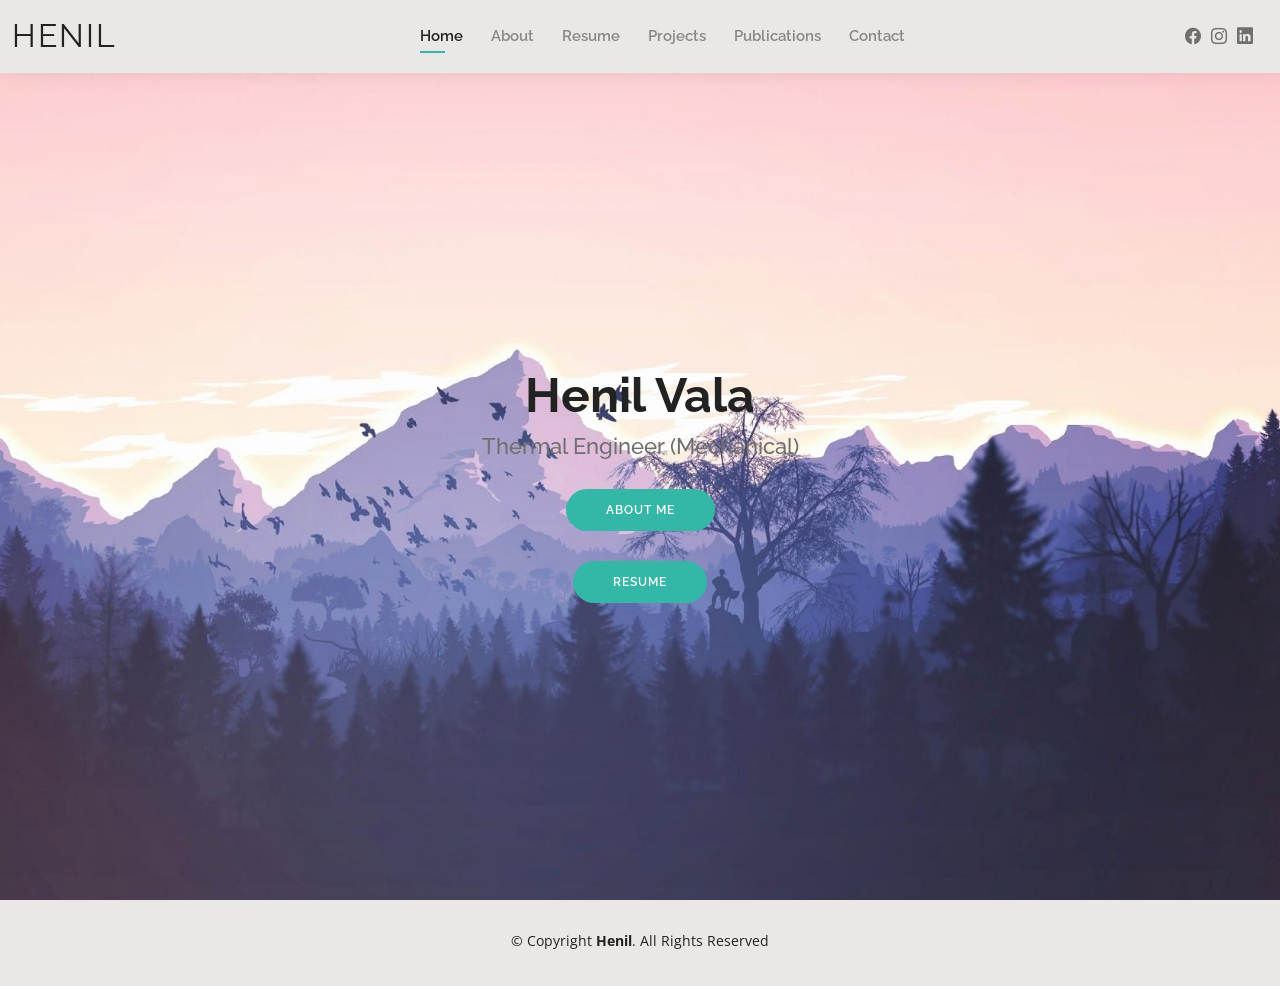
<file: index.html>
<!DOCTYPE html>
<html lang="en">

<head>
  <meta charset="utf-8">
  <meta content="width=device-width, initial-scale=1.0" name="viewport">
    
<meta prefix="og: http://ogp.me/ns#" property="og:locale" content="en_US" /> 
<meta prefix="og: http://ogp.me/ns#" property="og:type" content="website" /> 
<meta prefix="og: http://ogp.me/ns#" property="og:title" content="Title" /> 
<meta prefix="og: http://ogp.me/ns#" property="og:description" content="Description" /> 
<meta prefix="og: http://ogp.me/ns#" property="og:url" content="https://henil97.github.io/vala/" /> 
<meta prefix="og: http://ogp.me/ns#" property="og:site_name" content="Henil's website" />  
<meta prefix="og: http://ogp.me/ns#" property="og:image" content="assets/img/hv_photo.JPG" />


  <title>Henil's Website</title>
  <meta content="" name="description">
  <meta content="" name="keywords">

  <!-- Favicons -->
  <link href="assets/img/favicon.png" rel="icon">
  <link href="assets/img/apple-touch-icon.png" rel="apple-touch-icon">

  <!-- Google Fonts -->
  <link href="https://fonts.googleapis.com/css?family=Open+Sans:300,300i,400,400i,600,600i,700,700i|Raleway:300,300i,400,400i,500,500i,600,600i,700,700i|Poppins:300,300i,400,400i,500,500i,600,600i,700,700i" rel="stylesheet">

  <!-- Vendor CSS Files -->
  <link href="assets/vendor/aos/aos.css" rel="stylesheet">
  <link href="assets/vendor/bootstrap/css/bootstrap.min.css" rel="stylesheet">
  <link href="assets/vendor/bootstrap-icons/bootstrap-icons.css" rel="stylesheet">
  <link href="assets/vendor/boxicons/css/boxicons.min.css" rel="stylesheet">
  <link href="assets/vendor/glightbox/css/glightbox.min.css" rel="stylesheet">
  <link href="assets/vendor/swiper/swiper-bundle.min.css" rel="stylesheet">

  <!-- Template Main CSS File -->
  <link href="assets/css/style.css" rel="stylesheet">

  <!-- =======================================================
  * Template Name: Henil
  * Template URL: https://bootstrapmade.com/kelly-free-bootstrap-cv-resume-html-template/
  * Author: BootstrapMade.com
  * License: https://bootstrapmade.com/license/
  ======================================================== -->
</head>

<body>

  <!-- ======= Header ======= -->
  <header id="header" class="fixed-top">
    <div class="container-fluid d-flex justify-content-between align-items-center">

      <h1 class="logo me-auto me-lg-0"><a href="index.html">Henil</a></h1>
      <!-- Uncomment below if you prefer to use an image logo -->
      <!-- <a href="index.html" class="logo"><img src="assets/img/logo.png" alt="" class="img-fluid"></a>-->

     <nav id="navbar" class="navbar order-last order-lg-0">
        <ul>
          <li><a class="active"href="index.html">Home</a></li>
          <li><a  href="about.html">About</a></li>
          <li><a href="resume.html">Resume</a></li>
          <li><a href="services.html">Projects</a></li>
          <li><a href="portfolio.html">Publications</a></li>
          <li><a href="contact.html">Contact</a></li>
        </ul>
        <i class="bi bi-list mobile-nav-toggle"></i>
      </nav><!-- .navbar -->

      <div class="header-social-links">
    
        <a href="http://www.facebook.com/henil.vala/" class="facebook"><i class="bi bi-facebook"></i></a>
        <a href="https://www.instagram.com/henil_24_/" class="instagram"><i class="bi bi-instagram"></i></a>
        <a href="http://www.linkedin.com/in/henil-24/" class="linkedin"><i class="bi bi-linkedin"></i></i></a>
      </div>

    </div>

  </header><!-- End Header -->

  <!-- ======= Hero Section ======= -->
  <section id="hero" class="d-flex align-items-center">
    <div class="container d-flex flex-column align-items-center" data-aos="zoom-in" data-aos-delay="100">
      <h1>Henil Vala</h1>
      <h2> Thermal Engineer (Mechanical)</h2>
      <a href="about.html" class="btn-about">About Me</a>
      <a href="resume.html" class="btn-about">Resume</a>
    </div>
  </section><!-- End Hero -->

  <!-- ======= Footer ======= -->
  <footer id="footer">
    <div class="container">
      <div class="copyright">
        &copy; Copyright <strong><span>Henil</span></strong>. All Rights Reserved
      </div>
      <div class="credits">
        <!-- All the links in the footer should remain intact. -->
        <!-- You can delete the links only if you purchased the pro version. -->
        <!-- Licensing information: https://bootstrapmade.com/license/ -->
        <!-- Purchase the pro version with working PHP/AJAX contact form: https://bootstrapmade.com/kelly-free-bootstrap-cv-resume-html-template/ -->
        <!--Designed by <a href="https://bootstrapmade.com/">BootstrapMade</a>
      </div>
    </div>
  </footer><!-- End  Footer -->

  <div id="preloader"></div>
  <a href="#" class="back-to-top d-flex align-items-center justify-content-center"><i class="bi bi-arrow-up-short"></i></a>

  <!-- Vendor JS Files -->
  <script src="assets/vendor/aos/aos.js"></script>
  <script src="assets/vendor/bootstrap/js/bootstrap.bundle.min.js"></script>
  <script src="assets/vendor/glightbox/js/glightbox.min.js"></script>
  <script src="assets/vendor/isotope-layout/isotope.pkgd.min.js"></script>
  <script src="assets/vendor/php-email-form/validate.js"></script>
  <script src="assets/vendor/purecounter/purecounter.js"></script>
  <script src="assets/vendor/swiper/swiper-bundle.min.js"></script>
  <script src="assets/vendor/waypoints/noframework.waypoints.js"></script>

  <!-- Template Main JS File -->
  <script src="assets/js/main.js"></script>

</body>

</html>
</file>
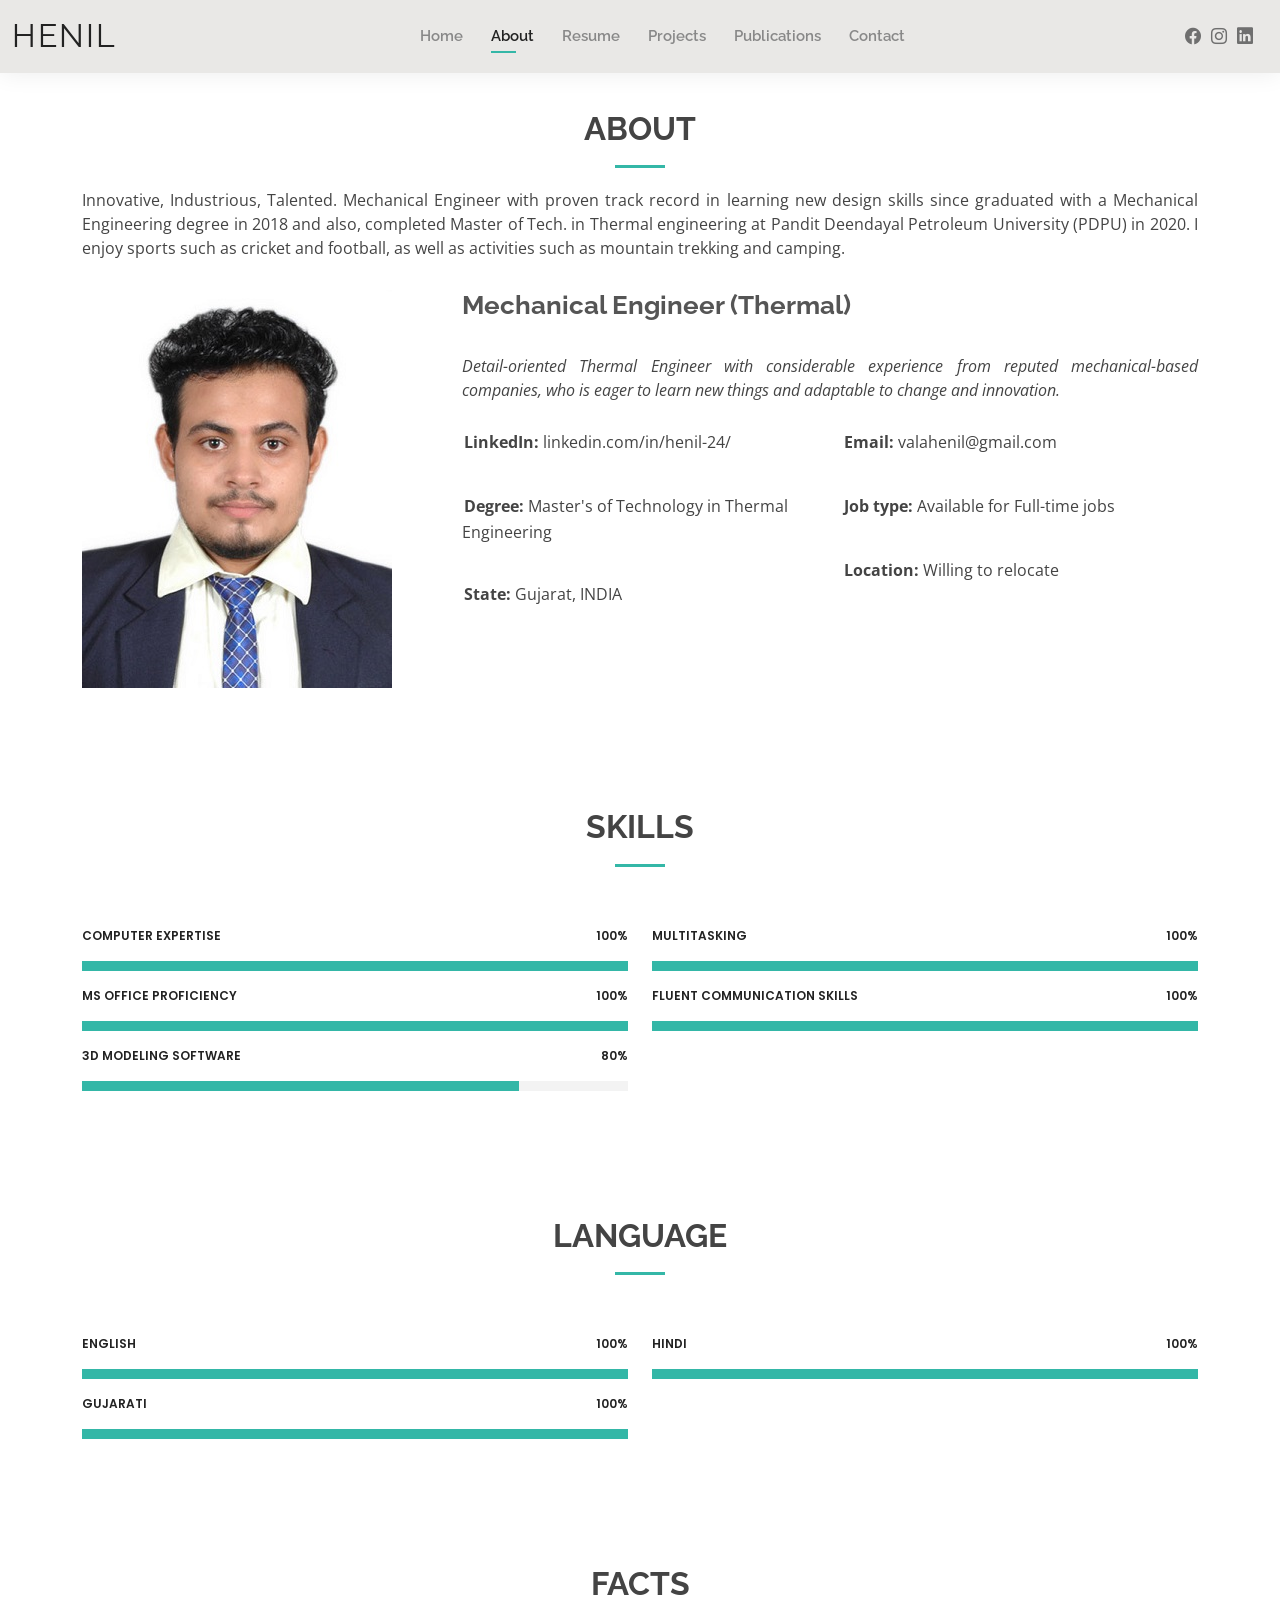
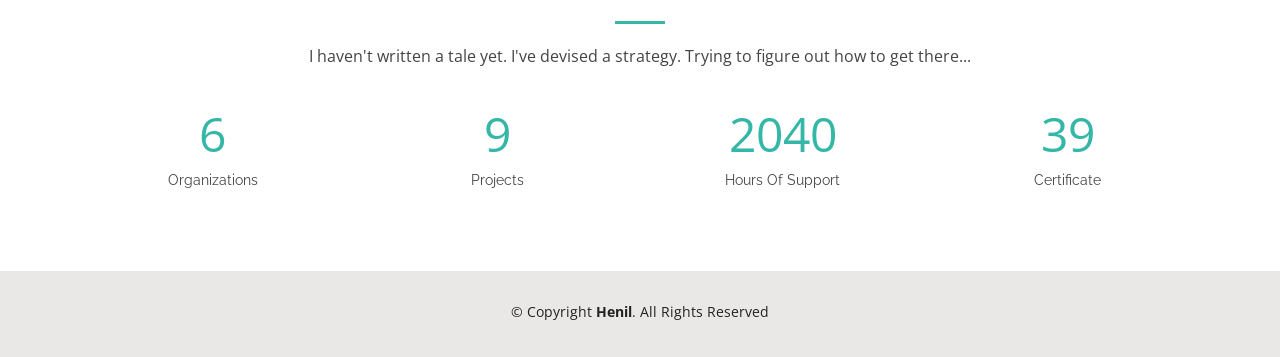
<file: about.html>
<!DOCTYPE html>
<html lang="en">

<head>
    
    <!-- Global site tag (gtag.js) - Google Analytics -->
<script async src="https://www.googletagmanager.com/gtag/js?id=G-K3W40N27LS"></script>
<script>
  window.dataLayer = window.dataLayer || [];
  function gtag(){dataLayer.push(arguments);}
  gtag('js', new Date());

  gtag('config', 'G-K3W40N27LS');
</script>
    
    
    
  <meta charset="utf-8">
  <meta content="width=device-width, initial-scale=1.0" name="viewport">
    
    
<meta prefix="og: http://ogp.me/ns#" property="og:locale" content="en_US" /> 
<meta prefix="og: http://ogp.me/ns#" property="og:type" content="website" /> 
<meta prefix="og: http://ogp.me/ns#" property="og:title" content="Title" /> 
<meta prefix="og: http://ogp.me/ns#" property="og:description" content="Description" /> 
<meta prefix="og: http://ogp.me/ns#" property="og:url" content="https://henil97.github.io/vala/" /> 
<meta prefix="og: http://ogp.me/ns#" property="og:site_name" content="Henil's website" />  
<meta prefix="og: http://ogp.me/ns#" property="og:image" content="assets/img/hv_photo.JPG" />

  <title>About - Henil Website</title>
  <meta content="" name="description">
  <meta content="" name="keywords">

  <!-- Favicons -->
  <link href="assets/img/favicon.png" rel="icon">
  <link href="assets/img/apple-touch-icon.png" rel="apple-touch-icon">

  <!-- Google Fonts -->
  <link href="https://fonts.googleapis.com/css?family=Open+Sans:300,300i,400,400i,600,600i,700,700i|Raleway:300,300i,400,400i,500,500i,600,600i,700,700i|Poppins:300,300i,400,400i,500,500i,600,600i,700,700i" rel="stylesheet">

  <!-- Vendor CSS Files -->
  <link href="assets/vendor/aos/aos.css" rel="stylesheet">
  <link href="assets/vendor/bootstrap/css/bootstrap.min.css" rel="stylesheet">
  <link href="assets/vendor/bootstrap-icons/bootstrap-icons.css" rel="stylesheet">
  <link href="assets/vendor/boxicons/css/boxicons.min.css" rel="stylesheet">
  <link href="assets/vendor/glightbox/css/glightbox.min.css" rel="stylesheet">
  <link href="assets/vendor/swiper/swiper-bundle.min.css" rel="stylesheet">

  <!-- Template Main CSS File -->
  <link href="assets/css/style.css" rel="stylesheet">

  <!-- =======================================================
  * Template Name: Henil website
  * Template URL: https://bootstrapmade.com/kelly-free-bootstrap-cv-resume-html-template/
  * Author: BootstrapMade.com
  * License: https://bootstrapmade.com/license/
  ======================================================== -->
</head>

<body>

  <!-- ======= Header ======= -->
  <header id="header" class="fixed-top">
    <div class="container-fluid d-flex justify-content-between align-items-center">

      <h1 class="logo me-auto me-lg-0"><a href="index.html">Henil</a></h1>
      <!-- Uncomment below if you prefer to use an image logo -->
      <!-- <a href="index.html" class="logo"><img src="assets/img/logo.png" alt="" class="img-fluid"></a>-->

      <nav id="navbar" class="navbar order-last order-lg-0">
        <ul>
          <li><a href="index.html">Home</a></li>
          <li><a class="active" href="about.html">About</a></li>
          <li><a href="resume.html">Resume</a></li>
          <li><a href="services.html">Projects</a></li>
          <li><a href="portfolio.html">Publications</a></li>
          <li><a href="contact.html">Contact</a></li>
        </ul>
        <i class="bi bi-list mobile-nav-toggle"></i>
      </nav><!-- .navbar -->

      <div class="header-social-links">
      
        <a href="http://www.facebook.com/henil.vala/" class="facebook"><i class="bi bi-facebook"></i></a>
        <a href="https://www.instagram.com/henil_24_/" class="instagram"><i class="bi bi-instagram"></i></a>
        <a href="http://www.linkedin.com/in/henil-24/" class="linkedin"><i class="bi bi-linkedin"></i></i></a>
        </div>

    </div>

  </header><!-- End Header -->

  <main id="main">

    <!-- ======= About Section ======= -->
    <section id="about" class="about">
      <div class="container" data-aos="fade-up">

        <div class="section-title">
          <h2>About</h2>
            
            <div align="justify">
          <p>Innovative, Industrious, Talented. Mechanical Engineer with proven track record in learning new design skills since graduated with a Mechanical Engineering degree in 2018 and also, completed Master of Tech. in Thermal engineering at Pandit Deendayal Petroleum University (PDPU) in 2020. I enjoy sports such as cricket and football, as well as activities such as mountain trekking and camping.</p>
            </div>
        </div>

        <div class="row">
          <div class="col-lg-4">
            <img src="assets/img/hv_photo.JPG" class="img-fluid" alt="">
          </div>
          <div class="col-lg-8 pt-4 pt-lg-0 content">
            <h3>Mechanical Engineer (Thermal)</h3><br>
              <div align="justify">
            <p class="fst-italic">
                Detail-oriented Thermal Engineer with considerable experience from reputed mechanical-based companies, who is eager to learn new things and adaptable to change and innovation.
            </p>
              </div>
            <div class="row">
              <div class="col-lg-6"><br>
                <ul>
                  <li><i class="bi bi-rounded-right"></i> <strong>LinkedIn: </strong> linkedin.com/in/henil-24/</li> 
                  
                   <br> <li><i class="bi bi-rounded-right"></i> <strong>Degree:</strong> Master's of Technology in Thermal Engineering</li>
                      
                <br>  <li><i class="bi bi-rounded-right"></i> <strong>State:</strong> Gujarat, INDIA </li>
                                 
                </ul>
              </div>
              <div class="col-lg-6">
                <ul><br>
                   <li><i class="bi bi-rounded-right"></i> <strong>Email:</strong> valahenil@gmail.com</li>
                <br><li><i class="bi bi-rounded-right"></i> <strong>Job type:</strong> Available for Full-time jobs</li>
                <br><li><i class="bi bi-rounded-right"></i> <strong>Location:</strong> Willing to relocate</li> 
                </ul>
              </div>
            </div>
            <p>
              
            </p>
          </div>

      </div>
    </section><!-- End About Section -->

    <!-- ======= Skills Section ======= -->
    <section id="skills" class="skills">
      <div class="container" data-aos="fade-up">

        <div class="section-title">
          <h2>Skills</h2>
          <p></p>
        </div>

        <div class="row skills-content">

          <div class="col-lg-6">

            <div class="progress">
              <span class="skill">Computer Expertise <i class="val">100%</i></span>
              <div class="progress-bar-wrap">
                <div class="progress-bar" role="progressbar" aria-valuenow="100" aria-valuemin="0" aria-valuemax="100"></div>
              </div>
            </div>

            <div class="progress">
              <span class="skill">MS Office Proficiency <i class="val">100%</i></span>
              <div class="progress-bar-wrap">
                <div class="progress-bar" role="progressbar" aria-valuenow="100" aria-valuemin="0" aria-valuemax="100"></div>
              </div>
            </div>

            <div class="progress">
              <span class="skill">3D Modeling software <i class="val">80%</i></span>
              <div class="progress-bar-wrap">
                <div class="progress-bar" role="progressbar" aria-valuenow="80" aria-valuemin="0" aria-valuemax="100"></div>
              </div>
            </div>

          </div>

          <div class="col-lg-6">

            <div class="progress">
              <span class="skill">Multitasking <i class="val">100%</i></span>
              <div class="progress-bar-wrap">
                <div class="progress-bar" role="progressbar" aria-valuenow="100" aria-valuemin="0" aria-valuemax="100"></div>
              </div>
            </div>

            <div class="progress">
              <span class="skill">Fluent Communication Skills <i class="val">100%</i></span>
              <div class="progress-bar-wrap">
                <div class="progress-bar" role="progressbar" aria-valuenow="100" aria-valuemin="0" aria-valuemax="100"></div>
              </div>
            </div>

            
          </div>

        </div>

      </div>
    </section><!-- End Skills Section -->
      
      
      
      <!-- ======= Skills Section ======= -->
    <section id="skills" class="skills">
      <div class="container" data-aos="fade-up">

        <div class="section-title">
          <h2>Language</h2>
          <p></p>
        </div>

        <div class="row skills-content">

          <div class="col-lg-6">

            <div class="progress">
              <span class="skill">English <i class="val">100%</i></span>
              <div class="progress-bar-wrap">
                <div class="progress-bar" role="progressbar" aria-valuenow="100" aria-valuemin="0" aria-valuemax="100"></div>
              </div>
            </div>
            


            <div class="progress">
              <span class="skill">Gujarati <i class="val">100%</i></span>
              <div class="progress-bar-wrap">
                <div class="progress-bar" role="progressbar" aria-valuenow="100" aria-valuemin="0" aria-valuemax="100"></div>
              </div>
            </div>
                </div>
  
          <div class="col-lg-6">
            <div class="progress">
              <span class="skill">Hindi <i class="val">100%</i></span>
              <div class="progress-bar-wrap">
                <div class="progress-bar" role="progressbar" aria-valuenow="100" aria-valuemin="0" aria-valuemax="100"></div>
              </div>
            </div>

                     
          </div>

        </div>

      </div>
    </section><!-- End Skills Section -->
   
    <!-- ======= Facts Section ======= -->
    <section id="facts" class="facts">
      <div class="container" data-aos="fade-up">

        <div class="section-title">
          <h2>Facts</h2>
          <p>I haven't written a tale yet. I've devised a strategy. Trying to figure out how to get there...</p>
        </div>

        <div class="row counters">

          <div class="col-lg-3 col-6 text-center">
            <span data-purecounter-start="0" data-purecounter-end="6" data-purecounter-duration="1" class="purecounter"></span>
            <p>Organizations</p>
          </div>

          <div class="col-lg-3 col-6 text-center">
            <span data-purecounter-start="0" data-purecounter-end="9" data-purecounter-duration="1" class="purecounter"></span>
            <p>Projects</p>
          </div>

          <div class="col-lg-3 col-6 text-center">
            <span data-purecounter-start="0" data-purecounter-end="5100" data-purecounter-duration="1" class="purecounter"></span>
            <p>Hours Of Support</p>
          </div>

          <div class="col-lg-3 col-6 text-center">
            <span data-purecounter-start="0" data-purecounter-end="48" data-purecounter-duration="1" class="purecounter"></span>
            <p>Certificate</p>
          </div>

        </div>

      </div>
    </section><!-- End Facts Section -->

  <!--  <!-- ======= Testimonials Section ======= -->
    <!-- <section id="testimonials" class="testimonials">
      <div class="container" data-aos="fade-up">

        <div class="section-title">
          <h2>Testimonials</h2>
          <p>Magnam dolores commodi suscipit. Necessitatibus eius consequatur ex aliquid fuga eum quidem. Sit sint consectetur velit. Quisquam quos quisquam cupiditate. Et nemo qui impedit suscipit alias ea. Quia fugiat sit in iste officiis commodi quidem hic quas.</p>
        </div>

        <div class="testimonials-slider swiper-container" data-aos="fade-up" data-aos-delay="100">
          <div class="swiper-wrapper">

            <div class="swiper-slide">
              <div class="testimonial-item">
                <img src="assets/img/testimonials/testimonials-1.jpg" class="testimonial-img" alt="">
                <h3>Saul Goodman</h3>
                <h4>Ceo &amp; Founder</h4>
                <p>
                  <i class="bx bxs-quote-alt-left quote-icon-left"></i>
                  Proin iaculis purus consequat sem cure digni ssim donec porttitora entum suscipit rhoncus. Accusantium quam, ultricies eget id, aliquam eget nibh et. Maecen aliquam, risus at semper.
                  <i class="bx bxs-quote-alt-right quote-icon-right"></i>
                </p>
              </div>
            </div><!-- End testimonial item -->

            <!--<div class="swiper-slide">
              <div class="testimonial-item">
                <img src="assets/img/testimonials/testimonials-2.jpg" class="testimonial-img" alt="">
                <h3>Sara Wilsson</h3>
                <h4>Designer</h4>
                <p>
                  <i class="bx bxs-quote-alt-left quote-icon-left"></i>
                  Export tempor illum tamen malis malis eram quae irure esse labore quem cillum quid cillum eram malis quorum velit fore eram velit sunt aliqua noster fugiat irure amet legam anim culpa.
                  <i class="bx bxs-quote-alt-right quote-icon-right"></i>
                </p>
              </div>
            </div><!-- End testimonial item -->

            <!--<div class="swiper-slide">
              <div class="testimonial-item">
                <img src="assets/img/testimonials/testimonials-3.jpg" class="testimonial-img" alt="">
                <h3>Jena Karlis</h3>
                <h4>Store Owner</h4>
                <p>
                  <i class="bx bxs-quote-alt-left quote-icon-left"></i>
                  Enim nisi quem export duis labore cillum quae magna enim sint quorum nulla quem veniam duis minim tempor labore quem eram duis noster aute amet eram fore quis sint minim.
                  <i class="bx bxs-quote-alt-right quote-icon-right"></i>
                </p>
              </div>
            </div><!-- End testimonial item -->
<!--
            <div class="swiper-slide">
              <div class="testimonial-item">
                <img src="assets/img/testimonials/testimonials-4.jpg" class="testimonial-img" alt="">
                <h3>Matt Brandon</h3>
                <h4>Freelancer</h4>
                <p>
                  <i class="bx bxs-quote-alt-left quote-icon-left"></i>
                  Fugiat enim eram quae cillum dolore dolor amet nulla culpa multos export minim fugiat minim velit minim dolor enim duis veniam ipsum anim magna sunt elit fore quem dolore labore illum veniam.
                  <i class="bx bxs-quote-alt-right quote-icon-right"></i>
                </p>
              </div>
            </div><!-- End testimonial item -->

          <!--  <div class="swiper-slide">
              <div class="testimonial-item">
                <img src="assets/img/testimonials/testimonials-5.jpg" class="testimonial-img" alt="">
                <h3>John Larson</h3>
                <h4>Entrepreneur</h4>
                <p>
                  <i class="bx bxs-quote-alt-left quote-icon-left"></i>
                  Quis quorum aliqua sint quem legam fore sunt eram irure aliqua veniam tempor noster veniam enim culpa labore duis sunt culpa nulla illum cillum fugiat legam esse veniam culpa fore nisi cillum quid.
                  <i class="bx bxs-quote-alt-right quote-icon-right"></i>
                </p>
              </div>
            </div><!-- End testimonial item -->

         <!-- </div>
          <div class="swiper-pagination"></div>
        </div>

      </div>
    </section><!-- End Testimonials Section -->

  </main><!-- End #main -->

  <!-- ======= Footer ======= -->
  <footer id="footer">
    <div class="container">
      <div class="copyright">
        &copy; Copyright <strong><span>Henil</span></strong>. All Rights Reserved
      </div>
      <div class="credits">
        <!-- All the links in the footer should remain intact. -->
        <!-- You can delete the links only if you purchased the pro version. -->
        <!-- Licensing information: https://bootstrapmade.com/license/ -->
        <!-- Purchase the pro version with working PHP/AJAX contact form: https://bootstrapmade.com/kelly-free-bootstrap-cv-resume-html-template/ -->
        <!--Designed by <a href="https://bootstrapmade.com/">BootstrapMade</a>
      </div>
    </div>
  </footer><!-- End  Footer -->

  <div id="preloader"></div>
  <a href="#" class="back-to-top d-flex align-items-center justify-content-center"><i class="bi bi-arrow-up-short"></i></a>

  <!-- Vendor JS Files -->
  <script src="assets/vendor/aos/aos.js"></script>
  <script src="assets/vendor/bootstrap/js/bootstrap.bundle.min.js"></script>
  <script src="assets/vendor/glightbox/js/glightbox.min.js"></script>
  <script src="assets/vendor/isotope-layout/isotope.pkgd.min.js"></script>
  <script src="assets/vendor/php-email-form/validate.js"></script>
  <script src="assets/vendor/purecounter/purecounter.js"></script>
  <script src="assets/vendor/swiper/swiper-bundle.min.js"></script>
  <script src="assets/vendor/waypoints/noframework.waypoints.js"></script>

  <!-- Template Main JS File -->
  <script src="assets/js/main.js"></script>

</body>

</html>
</file>
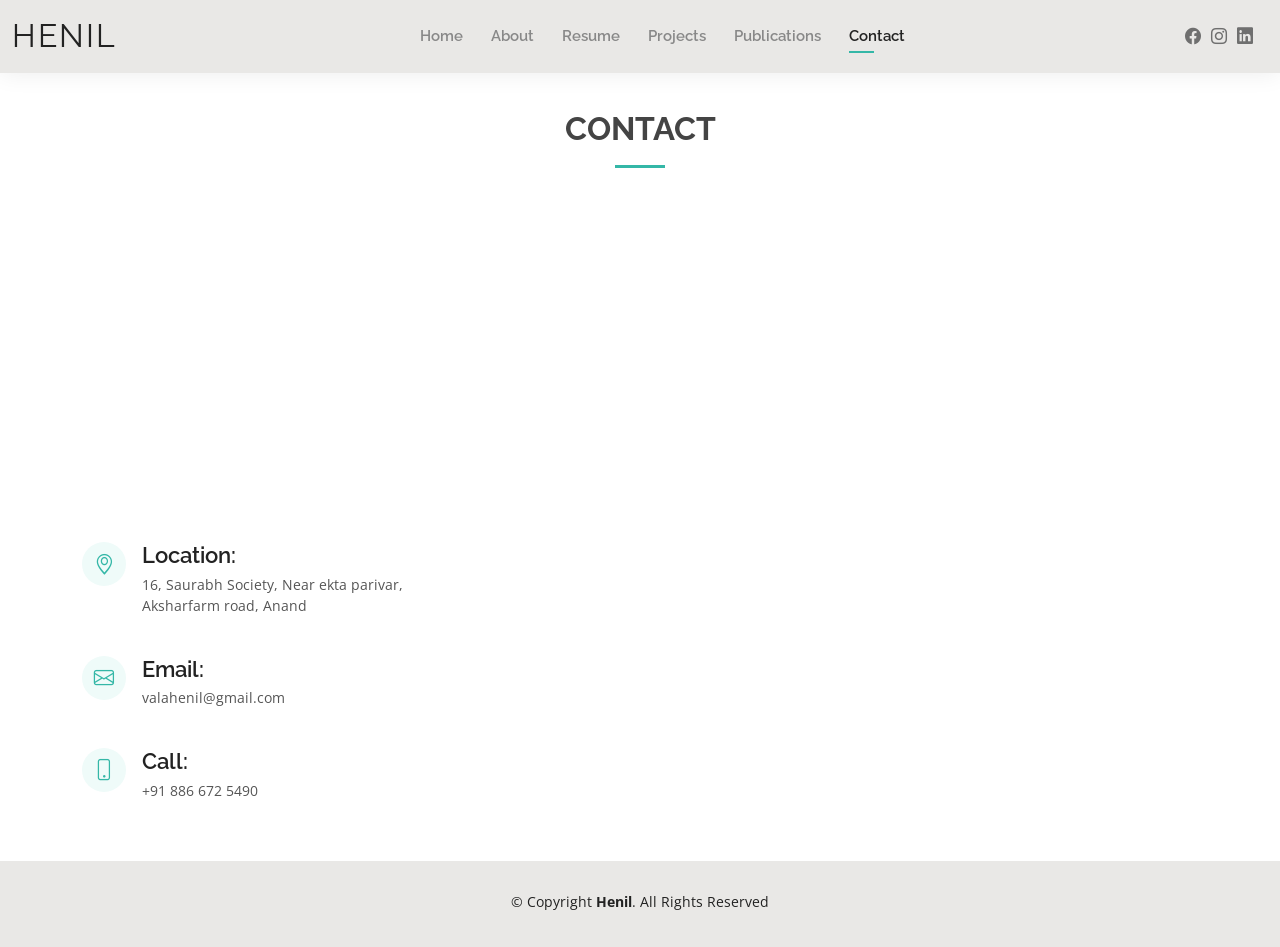
<file: contact.html>
<!DOCTYPE html>
<html lang="en">

<head>
  <meta charset="utf-8">
  <meta content="width=device-width, initial-scale=1.0" name="viewport">

  <title>Contact - Henil</title>
  <meta content="" name="description">
  <meta content="" name="keywords">

  <!-- Favicons -->
  <link href="assets/img/favicon.png" rel="icon">
  <link href="assets/img/apple-touch-icon.png" rel="apple-touch-icon">

  <!-- Google Fonts -->
  <link href="https://fonts.googleapis.com/css?family=Open+Sans:300,300i,400,400i,600,600i,700,700i|Raleway:300,300i,400,400i,500,500i,600,600i,700,700i|Poppins:300,300i,400,400i,500,500i,600,600i,700,700i" rel="stylesheet">

  <!-- Vendor CSS Files -->
  <link href="assets/vendor/aos/aos.css" rel="stylesheet">
  <link href="assets/vendor/bootstrap/css/bootstrap.min.css" rel="stylesheet">
  <link href="assets/vendor/bootstrap-icons/bootstrap-icons.css" rel="stylesheet">
  <link href="assets/vendor/boxicons/css/boxicons.min.css" rel="stylesheet">
  <link href="assets/vendor/glightbox/css/glightbox.min.css" rel="stylesheet">
  <link href="assets/vendor/swiper/swiper-bundle.min.css" rel="stylesheet">

  <!-- Template Main CSS File -->
  <link href="assets/css/style.css" rel="stylesheet">

  <!-- =======================================================
  * Template Name: Henil
  * Template URL: https://bootstrapmade.com/kelly-free-bootstrap-cv-resume-html-template/
  * Author: BootstrapMade.com
  * License: https://bootstrapmade.com/license/
  ======================================================== -->
</head>

<body>

  <!-- ======= Header ======= -->
  <header id="header" class="fixed-top">
    <div class="container-fluid d-flex justify-content-between align-items-center">

      <h1 class="logo me-auto me-lg-0"><a href="index.html">henil</a></h1>
      <!-- Uncomment below if you prefer to use an image logo -->
      <!-- <a href="index.html" class="logo"><img src="assets/img/logo.png" alt="" class="img-fluid"></a>-->

      <nav id="navbar" class="navbar order-last order-lg-0">
        <ul>
          <li><a href="index.html">Home</a></li>
          <li><a href="about.html">About</a></li>
          <li><a href="resume.html">Resume</a></li>
          <li><a href="services.html">Projects</a></li>
          <li><a href="portfolio.html">Publications</a></li>
          <li><a class="active" href="contact.html">Contact</a></li>
        </ul>
        <i class="bi bi-list mobile-nav-toggle"></i>
      </nav><!-- .navbar -->

      <div class="header-social-links">
       <a href="http://www.facebook.com/henil.vala/" class="facebook"><i class="bi bi-facebook"></i></a>
        <a href="https://www.instagram.com/henil_24_/" class="instagram"><i class="bi bi-instagram"></i></a>
        <a href="http://www.linkedin.com/in/henil-24/" class="linkedin"><i class="bi bi-linkedin"></i></a>
      </div>

    </div>

  </header><!-- End Header -->

  <main id="main">

    <!-- ======= Contact Section ======= -->
     <section id="contact" class="contact">
      <div class="container" data-aos="fade-up">

        <div class="section-title">
          <h2>Contact</h2>
          <p>
            </p>
        </div>

        <div>
      
            
            <iframe src="https://www.google.com/maps/embed?pb=!1m14!1m12!1m3!1d3684.7851731914243!2d72.94245396918681!3d22.54971881143544!2m3!1f0!2f0!3f0!3m2!1i1024!2i768!4f13.1!5e0!3m2!1sen!2sin!4v1629734121820!5m2!1sen!2sin" width="100%" height="270px" style="border:0;" allowfullscreen="" loading="lazy"></iframe>
        </div>

        <div class="row mt-5">

          <div class="col-lg-4">
            <div class="info">
              <div class="address">
                <i class="bi bi-geo-alt"></i>
              <h4>Location:</h4>
                <p>16, Saurabh Society, Near ekta parivar, Aksharfarm road, Anand</p>
             

              <div class="email">
                <i class="bi bi-envelope"></i>
                <h4>Email:</h4>
                <p>valahenil@gmail.com</p>
              </div>

              <div class="phone">
                <i class="bi bi-phone"></i>
                <h4>Call:</h4>
                <p>+91 886 672 5490</p>
              </div>

            </div>

          </div>
            </div>
        

         <!-- <div class="col-lg-8 mt-5 mt-lg-0">

            <form action="forms/contact.php" method="post" role="form" class="php-email-form">
              <div class="row">
                <div class="col-md-6 form-group">
                  <input type="text" name="name" class="form-control" id="name" placeholder="Your Name" required>
                </div>
                <div class="col-md-6 form-group mt-3 mt-md-0">
                  <input type="email" class="form-control" name="email" id="email" placeholder="Your Email" required>
                </div>
              </div>
              <div class="form-group mt-3">
                <input type="text" class="form-control" name="subject" id="subject" placeholder="Subject" required>
              </div>
              <div class="form-group mt-3">
                <textarea class="form-control" name="message" rows="5" placeholder="Message" required></textarea>
              </div>
              <div class="my-3">
                <div class="loading">Loading</div>
                <div class="error-message"></div>
                <div class="sent-message">Your message has been sent. Thank you!</div>
              </div>
              <div class="text-center"><button type="submit">Send Message</button></div>
            </form>

          </div>

        </div>

      </div>
    </section><!-- End Contact Section -->

  </main><!-- End #main -->

  <!-- ======= Footer ======= -->
  <footer id="footer">
    <div class="container">
      <div class="copyright">
        &copy; Copyright <strong><span>Henil</span></strong>. All Rights Reserved
      </div>
      <div class="credits">
        <!-- All the links in the footer should remain intact. -->
        <!-- You can delete the links only if you purchased the pro version. -->
        <!-- Licensing information: https://bootstrapmade.com/license/ -->
        <!-- Purchase the pro version with working PHP/AJAX contact form: https://bootstrapmade.com/kelly-free-bootstrap-cv-resume-html-template/ -->
        <!--Designed by <a href="https://bootstrapmade.com/">BootstrapMade</a>
      </div>
    </div>
  </footer><!-- End  Footer -->

  <div id="preloader"></div>
  <a href="#" class="back-to-top d-flex align-items-center justify-content-center"><i class="bi bi-arrow-up-short"></i></a>

  <!-- Vendor JS Files -->
  <script src="assets/vendor/aos/aos.js"></script>
  <script src="assets/vendor/bootstrap/js/bootstrap.bundle.min.js"></script>
  <script src="assets/vendor/glightbox/js/glightbox.min.js"></script>
  <script src="assets/vendor/isotope-layout/isotope.pkgd.min.js"></script>
  <script src="assets/vendor/php-email-form/validate.js"></script>
  <script src="assets/vendor/purecounter/purecounter.js"></script>
  <script src="assets/vendor/swiper/swiper-bundle.min.js"></script>
  <script src="assets/vendor/waypoints/noframework.waypoints.js"></script>

  <!-- Template Main JS File -->
  <script src="assets/js/main.js"></script>

</body>

</html>
</file>
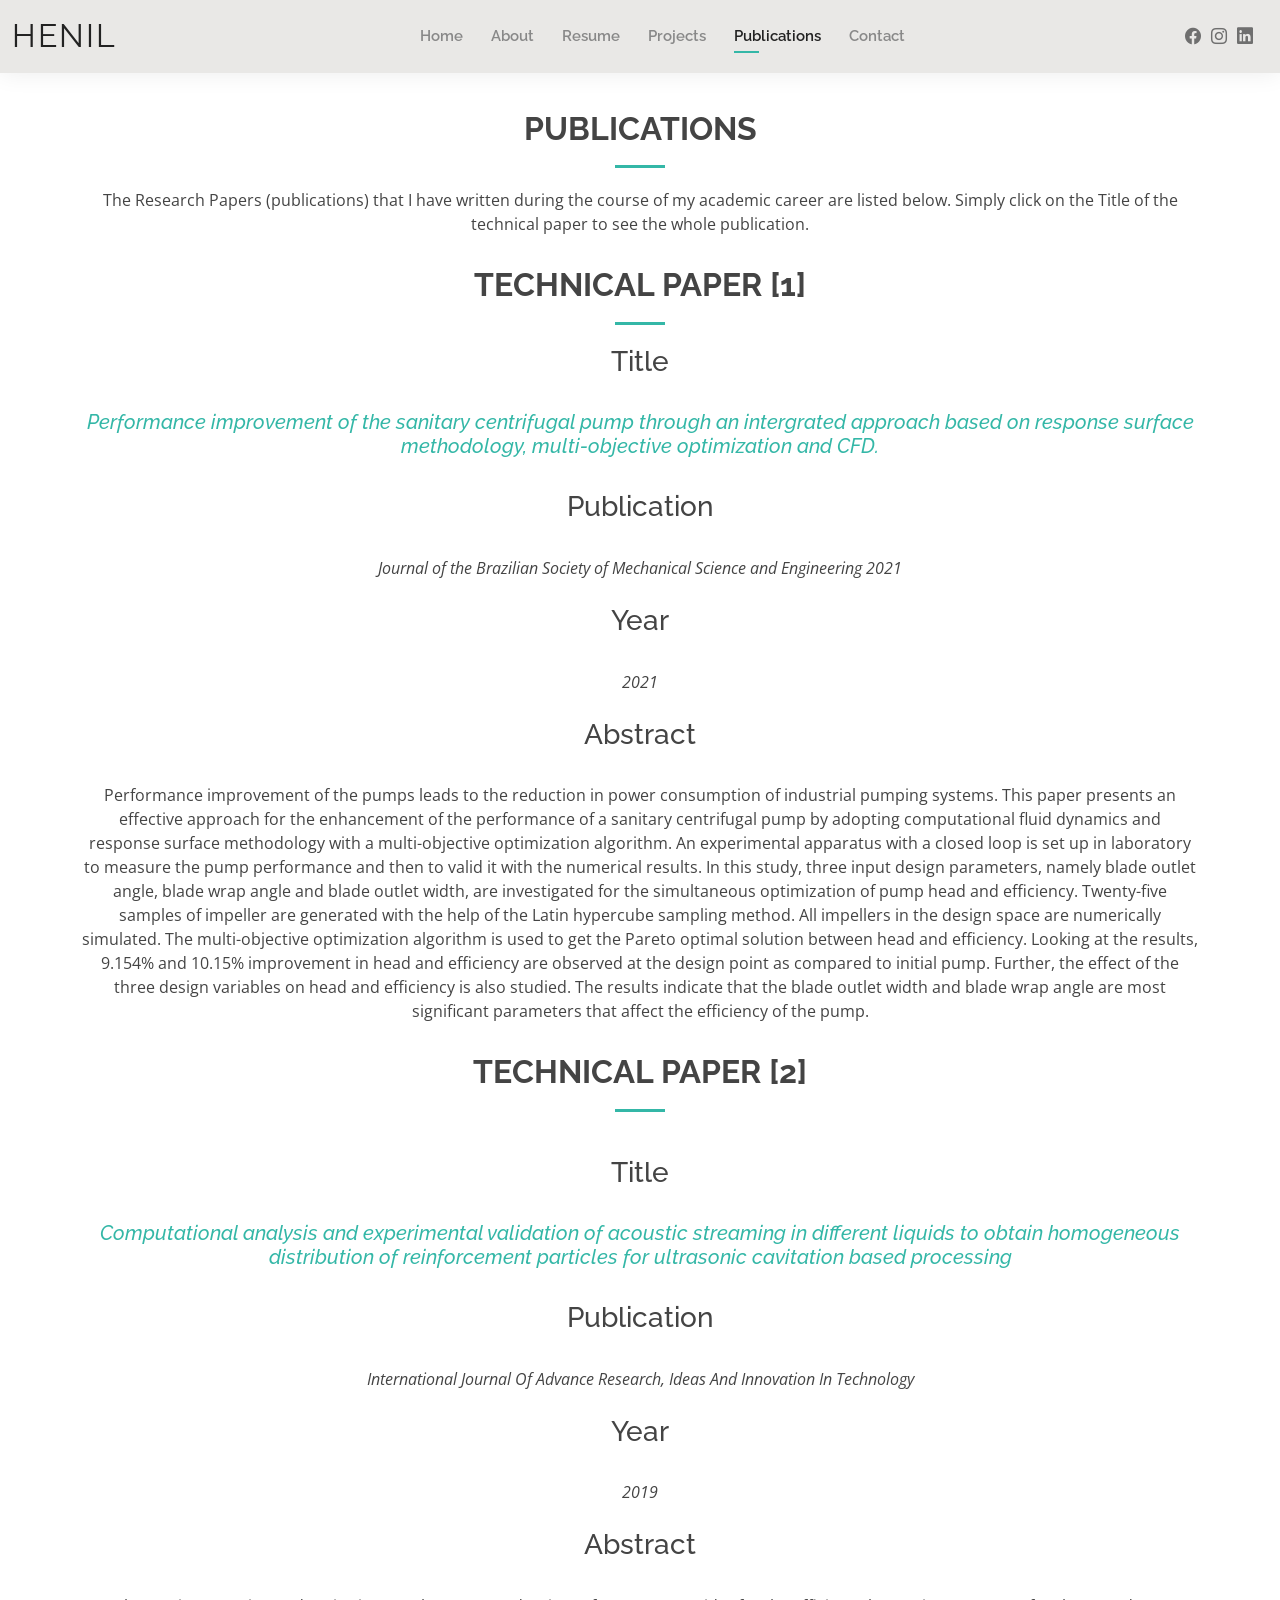
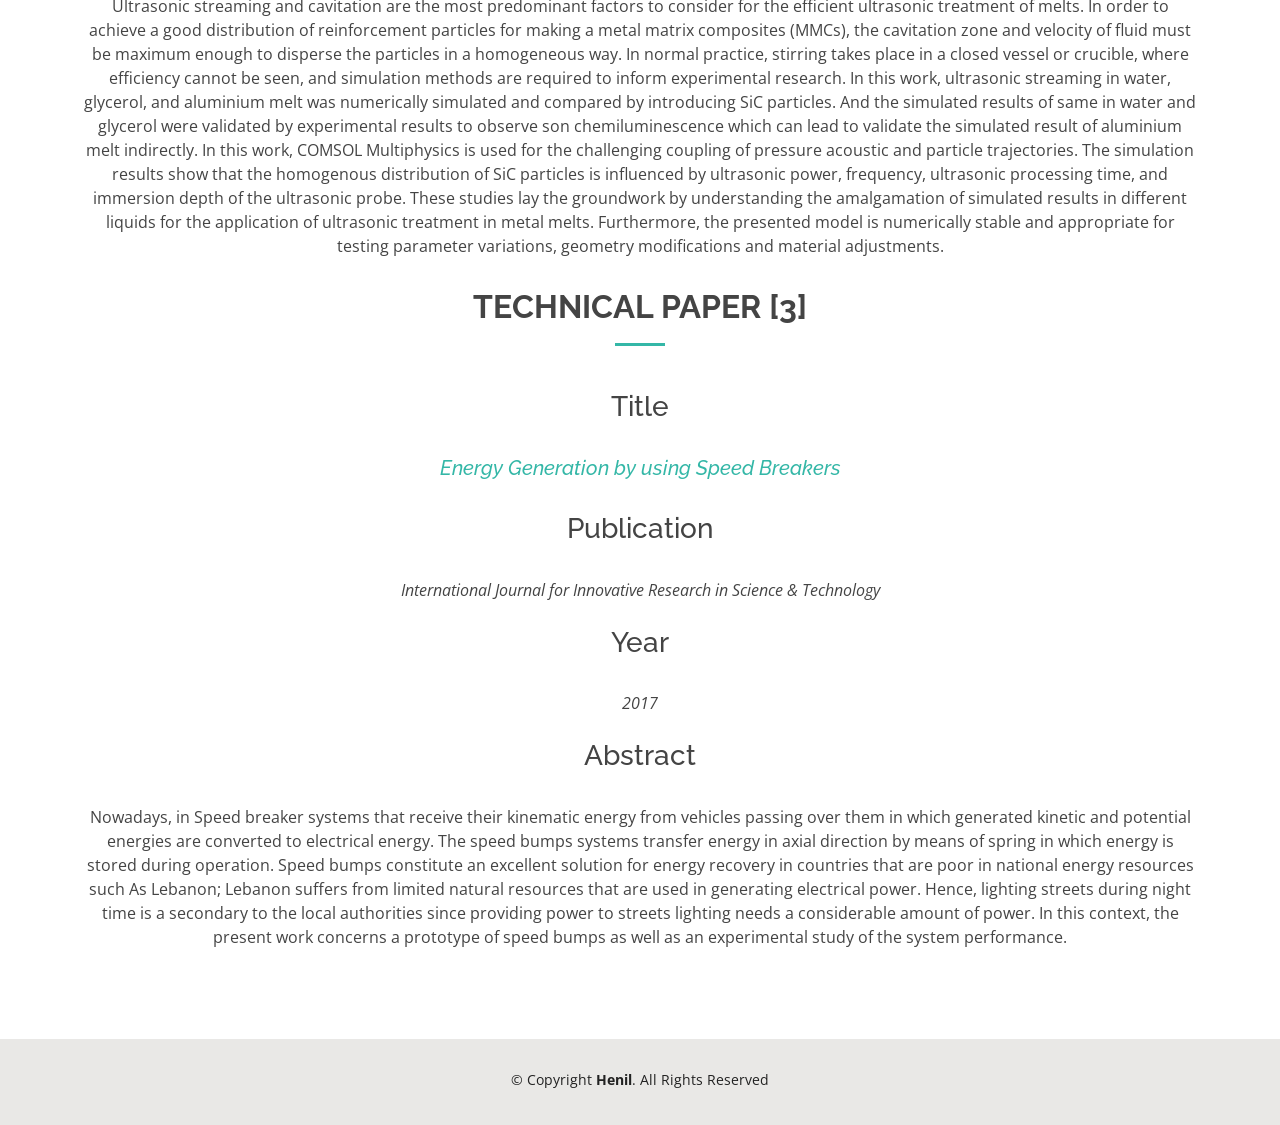
<file: portfolio.html>
<!DOCTYPE html>
<html lang="en">

<head>
  <meta charset="utf-8">
  <meta content="width=device-width, initial-scale=1.0" name="viewport">

  <title>Henil</title>
  <meta content="" name="description">
  <meta content="" name="keywords">

  <!-- Favicons -->
  <link href="assets/img/favicon.png" rel="icon">
  <link href="assets/img/apple-touch-icon.png" rel="apple-touch-icon">

  <!-- Google Fonts -->
  <link href="https://fonts.googleapis.com/css?family=Open+Sans:300,300i,400,400i,600,600i,700,700i|Raleway:300,300i,400,400i,500,500i,600,600i,700,700i|Poppins:300,300i,400,400i,500,500i,600,600i,700,700i" rel="stylesheet">

  <!-- Vendor CSS Files -->
  <link href="assets/vendor/aos/aos.css" rel="stylesheet">
  <link href="assets/vendor/bootstrap/css/bootstrap.min.css" rel="stylesheet">
  <link href="assets/vendor/bootstrap-icons/bootstrap-icons.css" rel="stylesheet">
  <link href="assets/vendor/boxicons/css/boxicons.min.css" rel="stylesheet">
  <link href="assets/vendor/glightbox/css/glightbox.min.css" rel="stylesheet">
  <link href="assets/vendor/swiper/swiper-bundle.min.css" rel="stylesheet">

  <!-- Template Main CSS File -->
  <link href="assets/css/style.css" rel="stylesheet">

  <!-- =======================================================
  * Template Name: Henil
  * Template URL: https://bootstrapmade.com/kelly-free-bootstrap-cv-resume-html-template/
  * Author: BootstrapMade.com
  * License: https://bootstrapmade.com/license/
  ======================================================== -->
</head>

<body>

  <!-- ======= Header ======= -->
  <header id="header" class="fixed-top">
    <div class="container-fluid d-flex justify-content-between align-items-center">

      <h1 class="logo me-auto me-lg-0"><a href="index.html">Henil</a></h1>
      <!-- Uncomment below if you prefer to use an image logo -->
      <!-- <a href="index.html" class="logo"><img src="assets/img/logo.png" alt="" class="img-fluid"></a>-->

      <nav id="navbar" class="navbar order-last order-lg-0">
        <ul>
          <li><a href="index.html">Home</a></li>
          <li><a href="about.html">About</a></li>
          <li><a href="resume.html">Resume</a></li>
          <li><a href="services.html">Projects</a></li>
          <li><a class="active" href="portfolio.html">Publications</a></li>
          <li><a href="contact.html">Contact</a></li>
        </ul>
        <i class="bi bi-list mobile-nav-toggle"></i>
      </nav><!-- .navbar -->

      <div class="header-social-links">
          <a href="http://www.facebook.com/henil.vala/" class="facebook"><i class="bi bi-facebook"></i></a>
        <a href="https://www.instagram.com/henil_24_/" class="instagram"><i class="bi bi-instagram"></i></a>
        <a href="http://www.linkedin.com/in/henil-24/" class="linkedin"><i class="bi bi-linkedin"></i></a>
      </div>

    </div>

  </header><!-- End Header -->

  <main id="main">

    <!-- ======= Portfolio Section ======= -->
    <section id="portfolio" class="portfolio">
      <div class="container" data-aos="fade-up">

        <div class="section-title">
          <h2>Publications</h2>
          <p>The Research Papers (publications) that I have written during the course of my academic career are listed below. Simply click on the Title of the technical paper to see the whole publication.</p>
        </div>

        <div class="section-title">
          <h2>Technical Paper [1]</h2>
          
          <div class="row">
           <div class="col-lg-0">
            <h3 class="resume-title">Title</h3>
            <div class="resume-item pb-0">
              <h4></h4>
                
                <div align="justify">
                    
            <h5> <p style="text-align:center;"><br><em><a href="https://link.springer.com/article/10.1007/s40430-020-02753-0/">Performance improvement of the sanitary centrifugal pump through an intergrated approach based on response surface methodology, multi-objective optimization and CFD.</a></em></p></h5>
            
                </div></div>
              </div>
</div>
         <br>
            <h3 class="resume-title">Publication</h3>
            <div class="resume-item">
<div align="justify">
              <p style="text-align:center;" ><br><em>Journal of the Brazilian Society of Mechanical Science and Engineering 2021</em></p>
                </div>
                </div>
            <br>
            <h3 class="resume-title">Year</h3>
            <div class="resume-item">

              <p style="text-align:center;" ><br><em>2021</em></p>
            
                </div>
                
             <div class="col-lg-0"><br>
            <h3 class="resume-title">Abstract</h3>
            <div class="resume-item pb-0">
              <h4></h4>
                
                <div align="justify">
                    
             <p style="text-align:center;"><br>
                 Performance improvement of the pumps leads to the reduction in power consumption of industrial pumping systems. This paper presents an effective approach for the enhancement of the performance of a sanitary centrifugal pump by adopting computational fluid dynamics and response surface methodology with a multi-objective optimization algorithm. An experimental apparatus with a closed loop is set up in laboratory to measure the pump performance and then to valid it with the numerical results. In this study, three input design parameters, namely blade outlet angle, blade wrap angle and blade outlet width, are investigated for the simultaneous optimization of pump head and efficiency. Twenty-five samples of impeller are generated with the help of the Latin hypercube sampling method. All impellers in the design space are numerically simulated. The multi-objective optimization algorithm is used to get the Pareto optimal solution between head and efficiency. Looking at the results, 9.154% and 10.15% improvement in head and efficiency are observed at the design point as compared to initial pump. Further, the effect of the three design variables on head and efficiency is also studied. The results indicate that the blade outlet width and blade wrap angle are most significant parameters that affect the efficiency of the pump.</p>
              
                </div>
                </div>
              </div>
            
            
</div>
          
          
          
            <div class="section-title">
          <h2>Technical Paper [2]</h2>
          
          <div class="row">
           <div class="col-lg-0">
               <br>
            <h3 class="resume-title">Title</h3>
            <div class="resume-item pb-0">
              <h4></h4>
                
                <div align="justify">
                    
                    <h5> <p style="text-align:center;"><br><em><a href="https://www.ijariit.com/manuscript/computational-analysis-and-experimental-validation-of-acoustic-streaming-in-different-liquids-to-obtain-homogeneous-distribution-of-reinforcement-particles-for-ultrasonic-cavitation-based-processing/">Computational analysis and experimental validation of acoustic streaming in different liquids to obtain homogeneous distribution of reinforcement particles for ultrasonic cavitation based processing</a></em></p></h5>
              
                </div></div>
              </div>
</div>
                <br>
            <h3 class="resume-title">Publication</h3>
            <div class="resume-item">
<div align="justify">
              <p style="text-align:center;" ><br><em>International Journal Of Advance Research, Ideas And Innovation In Technology </em></p>
                </div>
                </div>
                <br>
              <h3 class="resume-title">Year</h3>
            <div class="resume-item">

              <p style="text-align:center;" ><br><em>2019</em></p>
            
                </div>  
             <div class="col-lg-0">
                 <br>
            <h3 class="resume-title">Abstract</h3>
            <div class="resume-item pb-0">
              <h4></h4>
                
                <div align="justify">
                    
             <p style="text-align:center;"><br>
                Ultrasonic streaming and cavitation are the most predominant factors to consider for the efficient ultrasonic treatment of melts. In order to achieve a good distribution of reinforcement particles for making a metal matrix composites (MMCs), the cavitation zone and velocity of fluid must be maximum enough to disperse the particles in a homogeneous way. In normal practice, stirring takes place in a closed vessel or crucible, where efficiency cannot be seen, and simulation methods are required to inform experimental research. In this work, ultrasonic streaming in water, glycerol, and aluminium melt was numerically simulated and compared by introducing SiC particles. And the simulated results of same in water and glycerol were validated by experimental results to observe son chemiluminescence which can lead to validate the simulated result of aluminium melt indirectly. In this work, COMSOL Multiphysics is used for the challenging coupling of pressure acoustic and particle trajectories. The simulation results show that the homogenous distribution of SiC particles is influenced by ultrasonic power, frequency, ultrasonic processing time, and immersion depth of the ultrasonic probe. These studies lay the groundwork by understanding the amalgamation of simulated results in different liquids for the application of ultrasonic treatment in metal melts. Furthermore, the presented model is numerically stable and appropriate for testing parameter variations, geometry modifications and material adjustments.
                    </p>
              
                </div>
                </div>
              </div>
</div> 
             
            <div class="section-title">
          <h2>Technical Paper [3]</h2>
          
          <div class="row">
           <div class="col-lg-0">
               <br>
            <h3 class="resume-title">Title</h3>
            <div class="resume-item pb-0">
              <h4></h4>
                
                <div align="justify">
                    
                    <h5> <p style="text-align:center;"><br><em><a href="http://www.ijirst.org/articles/IJIRSTV4I2026.pdf">Energy Generation by using Speed Breakers</a></em></p></h5>
              
                </div></div>
              </div>
</div>
                <br>
            <h3 class="resume-title">Publication</h3>
            <div class="resume-item">
<div align="justify">
              <p style="text-align:center;" ><br><em>International Journal for Innovative Research in Science & Technology </em></p>
                </div>
                </div>
                <br>
              <h3 class="resume-title">Year</h3>
            <div class="resume-item">

              <p style="text-align:center;" ><br><em>2017</em></p>
            
                </div>  
             <div class="col-lg-0">
                 <br>
            <h3 class="resume-title">Abstract</h3>
            <div class="resume-item pb-0">
              <h4></h4>
                
                <div align="justify">
                    
             <p style="text-align:center;"><br>
                 Nowadays, in Speed breaker systems that receive their kinematic energy from vehicles passing over them in which generated kinetic and potential energies are converted to electrical energy. The speed bumps systems transfer energy in axial direction by means of spring in which energy is stored during operation. Speed bumps constitute an excellent solution for energy recovery in countries that are poor in national energy resources such As Lebanon; Lebanon suffers from limited natural resources that are used in generating electrical power. Hence, lighting streets during night time is a secondary to the local authorities since providing power to streets lighting needs a considerable amount of power. In this context, the present work concerns a prototype of speed bumps as well as an experimental study of the system performance.</p>
              
                </div>
                </div>
              </div>
</div> 
           
          
          
          
          
          
      

       

      </div>
    </section><!-- End Portfolio Section -->

  </main><!-- End #main -->

  <!-- ======= Footer ======= -->
  <footer id="footer">
    <div class="container">
      <div class="copyright">
        &copy; Copyright <strong><span>Henil</span></strong>. All Rights Reserved
      </div>
      <div class="credits">
        <!-- All the links in the footer should remain intact. -->
        <!-- You can delete the links only if you purchased the pro version. -->
        <!-- Licensing information: https://bootstrapmade.com/license/ -->
        <!-- Purchase the pro version with working PHP/AJAX contact form: https://bootstrapmade.com/kelly-free-bootstrap-cv-resume-html-template/ -->
        <!--Designed by <a href="https://bootstrapmade.com/">BootstrapMade</a>
      </div>
    </div>
  </footer><!-- End  Footer -->

  <div id="preloader"></div>
  <a href="#" class="back-to-top d-flex align-items-center justify-content-center"><i class="bi bi-arrow-up-short"></i></a>

  <!-- Vendor JS Files -->
  <script src="assets/vendor/aos/aos.js"></script>
  <script src="assets/vendor/bootstrap/js/bootstrap.bundle.min.js"></script>
  <script src="assets/vendor/glightbox/js/glightbox.min.js"></script>
  <script src="assets/vendor/isotope-layout/isotope.pkgd.min.js"></script>
  <script src="assets/vendor/php-email-form/validate.js"></script>
  <script src="assets/vendor/purecounter/purecounter.js"></script>
  <script src="assets/vendor/swiper/swiper-bundle.min.js"></script>
  <script src="assets/vendor/waypoints/noframework.waypoints.js"></script>

  <!-- Template Main JS File -->
  <script src="assets/js/main.js"></script>

</body>

</html>
</file>
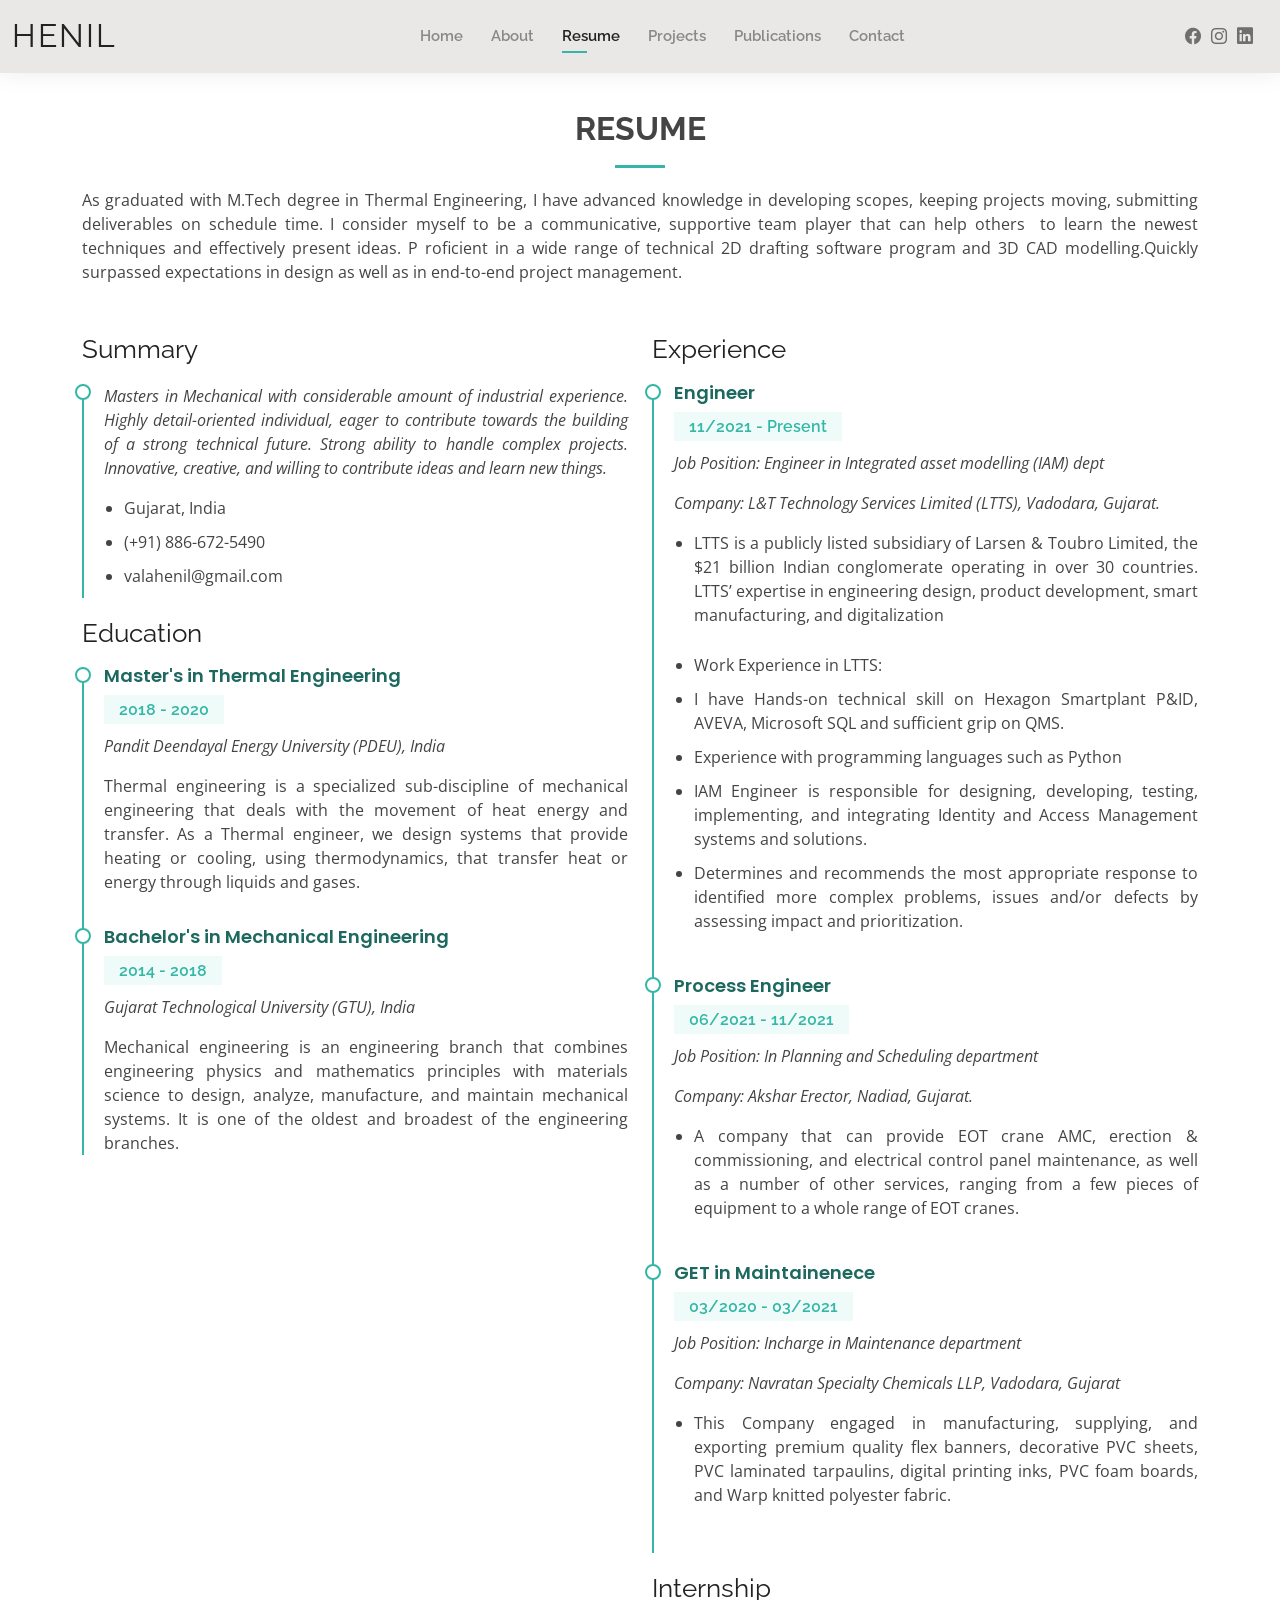
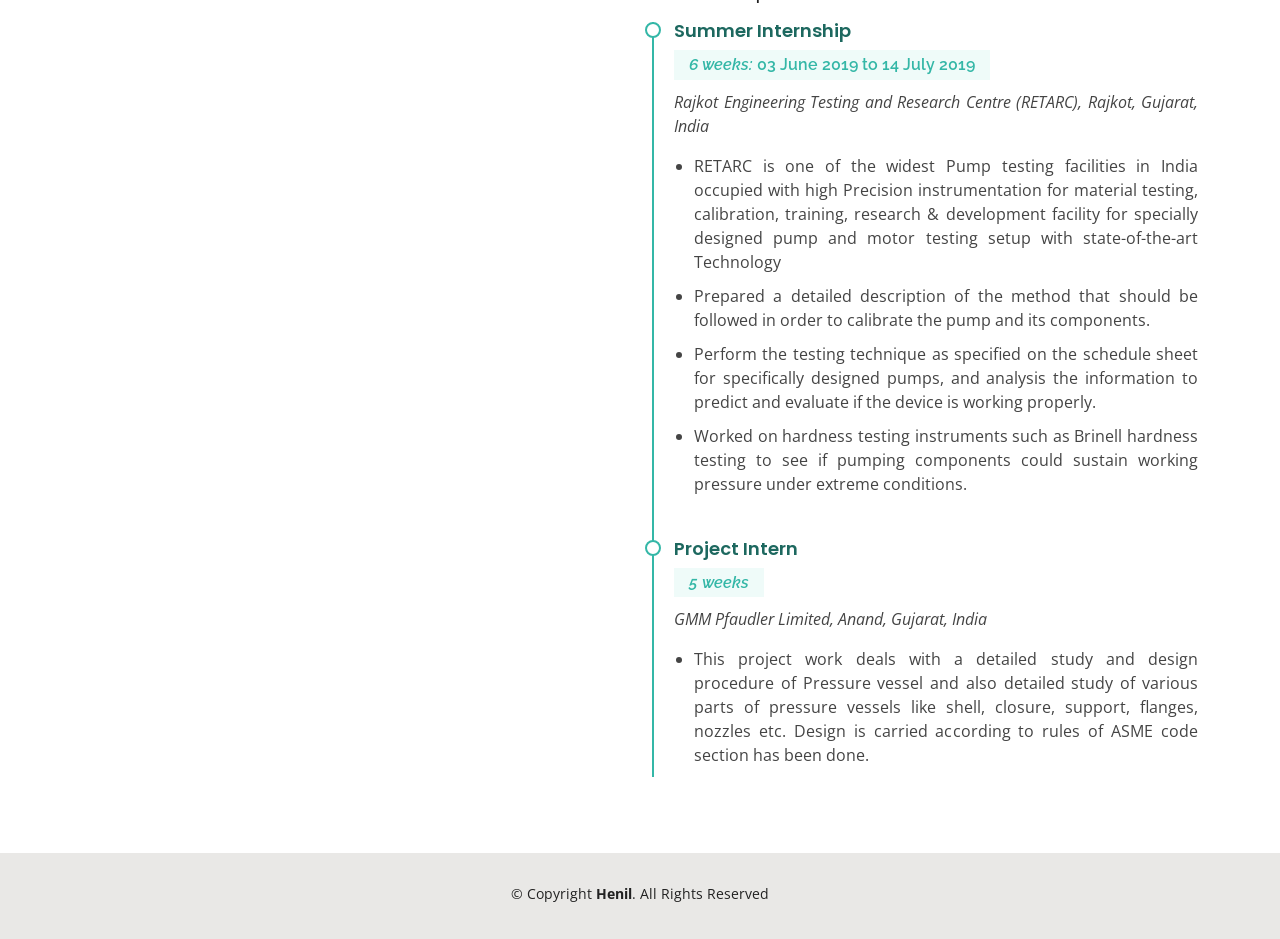
<file: resume.html>
<!DOCTYPE html>
<html lang="en">

<head>
  <meta charset="utf-8">
  <meta content="width=device-width, initial-scale=1.0" name="viewport">
    
<meta prefix="og: http://ogp.me/ns#" property="og:locale" content="en_US" /> 
<meta prefix="og: http://ogp.me/ns#" property="og:type" content="website" /> 
<meta prefix="og: http://ogp.me/ns#" property="og:title" content="Title" /> 
<meta prefix="og: http://ogp.me/ns#" property="og:description" content="Description" /> 
<meta prefix="og: http://ogp.me/ns#" property="og:url" content="https://henil97.github.io/vala//" /> 
<meta prefix="og: http://ogp.me/ns#" property="og:site_name" content="Henil's website" />  
<meta prefix="og: http://ogp.me/ns#" property="og:image" content="assets/img/hv_photo.JPG"/>
    
    
  <title>Resume - Henil Vala</title>
  <meta content="" name="description">
  <meta content="" name="keywords">

  <!-- Favicons -->
  <link href="assets/img/favicon.png" rel="icon">
  <link href="assets/img/apple-touch-icon.png" rel="apple-touch-icon">

  <!-- Google Fonts -->
  <link href="https://fonts.googleapis.com/css?family=Open+Sans:300,300i,400,400i,600,600i,700,700i|Raleway:300,300i,400,400i,500,500i,600,600i,700,700i|Poppins:300,300i,400,400i,500,500i,600,600i,700,700i" rel="stylesheet">

  <!-- Vendor CSS Files -->
  <link href="assets/vendor/aos/aos.css" rel="stylesheet">
  <link href="assets/vendor/bootstrap/css/bootstrap.min.css" rel="stylesheet">
  <link href="assets/vendor/bootstrap-icons/bootstrap-icons.css" rel="stylesheet">
  <link href="assets/vendor/boxicons/css/boxicons.min.css" rel="stylesheet">
  <link href="assets/vendor/glightbox/css/glightbox.min.css" rel="stylesheet">
  <link href="assets/vendor/swiper/swiper-bundle.min.css" rel="stylesheet">

  <!-- Template Main CSS File -->
  <link href="assets/css/style.css" rel="stylesheet">

  <!-- =======================================================
  * Template Name: Henil website
  * Template URL: https://bootstrapmade.com/kelly-free-bootstrap-cv-resume-html-template/
  * Author: BootstrapMade.com
  * License: https://bootstrapmade.com/license/
  ======================================================== -->
</head>

<body>

  <!-- ======= Header ======= -->
  <header id="header" class="fixed-top">
    <div class="container-fluid d-flex justify-content-between align-items-center">

      <h1 class="logo me-auto me-lg-0"><a href="index.html">Henil</a></h1>
      <!-- Uncomment below if you prefer to use an image logo -->
      <!-- <a href="index.html" class="logo"><img src="assets/img/logo.png" alt="" class="img-fluid"></a>-->

     <nav id="navbar" class="navbar order-last order-lg-0">
        <ul>
          <li><a href="index.html">Home</a></li>
          <li><a href="about.html">About</a></li>
          <li><a class="active"href="resume.html">Resume</a></li>
          <li><a href="services.html">Projects</a></li>
          <li><a href="portfolio.html">Publications</a></li>
          <li><a href="contact.html">Contact</a></li>
        </ul>
        <i class="bi bi-list mobile-nav-toggle"></i>
      </nav><!-- .navbar -->

      <div class="header-social-links">
          <a href="http://www.facebook.com/henil.vala/" class="facebook"><i class="bi bi-facebook"></i></a>
        <a href="https://www.instagram.com/henil_24_/" class="instagram"><i class="bi bi-instagram"></i></a>
        <a href="http://www.linkedin.com/in/henil-24/" class="linkedin"><i class="bi bi-linkedin"></i></i></a>
        
      </div>

    </div>

  </header><!-- End Header -->

  <main id="main">

    <!-- ======= Resume Section ======= -->
    <section id="resume" class="resume">
      <div class="container" data-aos="fade-up">

        <div class="section-title">
          <h2>Resume</h2>
            
            <div align="justify">
          <p>As graduated with M.Tech degree in Thermal Engineering, I have advanced knowledge in developing scopes, keeping projects moving, submitting deliverables on schedule time. I consider myself to be a communicative, supportive team player that can help others  to learn the newest techniques and effectively present ideas. P roficient in a wide range of technical 2D drafting software program and 3D CAD modelling.Quickly surpassed expectations in design as well as in end-to-end project management. </p>
            </div>
        </div>

        <div class="row">
          <div class="col-lg-6">
            <h3 class="resume-title">Summary</h3>
            <div class="resume-item pb-0">
              <h4></h4>
                
                <div align="justify">
                    
              <p><em>Masters in Mechanical with considerable amount of industrial experience. Highly detail-oriented individual, eager to contribute towards the building of a strong technical future. Strong ability to handle complex projects. Innovative, creative, and willing to contribute ideas and learn new things.</em></p>
              <p>
                </div>  
              <ul>
                <li>Gujarat, India</li>
                <li>(+91) 886-672-5490</li>
                <li>valahenil@gmail.com</li>
              </ul>
              </p>
            </div>

            <h3 class="resume-title">Education</h3>
            <div class="resume-item">
              <h4>Master's in Thermal Engineering</h4>
              <h5>2018 - 2020</h5>
              <p><em>Pandit Deendayal Energy University (PDEU), India</em></p>
                
                <div align="justify">
              <p>Thermal engineering is a specialized sub-discipline of mechanical engineering that deals with the movement of heat energy and transfer. As a Thermal engineer, we design systems that provide heating or cooling, using thermodynamics, that transfer heat or energy through liquids and gases. </p>
                </div>
                
            </div>
            <div class="resume-item">
              <h4>Bachelor's in Mechanical Engineering</h4>
              <h5>2014 - 2018</h5>
              <p><em>Gujarat Technological University (GTU), India</em></p>
                <div align="justify">
              <p>Mechanical engineering is an engineering branch that combines engineering physics and mathematics principles with materials science to design, analyze, manufacture, and maintain mechanical systems. It is one of the oldest and broadest of the engineering branches.</p>
                </div>
            </div>
           </div>

          <div class="col-lg-6">
              <h3 class="resume-title">Experience</h3>
            <div class="resume-item">
              <h4>Engineer</h4>
              <h5>11/2021 - Present</h5>
    <div align="justify">
        
              <p><em>Job Position: Engineer in Integrated asset modelling (IAM) dept</em></p>
              
    <p><em> Company: L&T Technology Services Limited (LTTS), Vadodara, Gujarat.</em></p>
              <p> 
              <ul>
                   <li>LTTS is a publicly listed subsidiary of Larsen & Toubro Limited, the $21 billion Indian conglomerate operating in over 30 countries. LTTS’ expertise in engineering design, product development, smart manufacturing, and digitalization </li></ul>
                    <ul>
                        <li>Work Experience in LTTS:</li>
                       <li>I have Hands-on technical skill on Hexagon Smartplant P&ID, AVEVA, Microsoft SQL and sufficient grip on QMS.</li>
                        <li>Experience with programming languages such as Python</li>
                        <li>IAM Engineer is responsible for designing, developing, testing, implementing, and integrating Identity and Access Management systems and solutions.</li>
                        <li>Determines and recommends the most appropriate response to identified more complex problems, issues and/or defects by assessing impact and prioritization.</li></ul>

        </p> 
              </div>
          </div>
       <div class="resume-item">
                <h4>Process Engineer</h4>
              <h5>06/2021 - 11/2021</h5>
    <div align="justify">
        
              <p><em>Job Position: In Planning and Scheduling department</em></p>
              
    <p><em> Company: Akshar Erector, Nadiad, Gujarat.</em></p>
              <p> 
              <ul>
                   <li>A company that can provide EOT crane AMC, erection & commissioning, and electrical control panel maintenance, as well as a number of other services, ranging from a few pieces of equipment to a whole range of EOT cranes.</li></ul>
               </p>
              </div>
          </div>
       
    <div class="resume-item">
                  <h4>GET in Maintainenece </h4>
              <h5>03/2020 - 03/2021</h5>
    <div align="justify">
        
              <p><em>Job Position: Incharge in Maintenance department  </em></p>
              
    <p><em> Company: Navratan Specialty Chemicals LLP, Vadodara, Gujarat</em></p>
    <p>
        <ul>
        <li>This Company engaged in manufacturing, supplying, and exporting premium quality flex banners, decorative PVC sheets, PVC laminated tarpaulins, digital printing inks, PVC foam boards, and Warp knitted polyester fabric.</li>      
        </ul>
           
          </div>
            </div>
        
                  <div class="col-lg-15">
              <h3 class="resume-title">Internship</h3>
            <div class="resume-item">
              <h4>Summer Internship</h4>
              <h5><em>6 weeks: </em>03 June 2019 to 14 July 2019</h5>
                
                <div align="justify">
              <p><em>Rajkot Engineering Testing and Research Centre (RETARC), Rajkot, Gujarat, India </em></p>
              <p>
              <ul>
                <li>RETARC is one of the widest Pump testing facilities in India occupied with high Precision instrumentation for material testing, calibration, training, research & development facility for specially designed pump and motor testing setup with state-of-the-art Technology</li>
                               
                <li>Prepared a detailed description of the method that should be followed in order to calibrate the pump and its components.</li>
                  
                <li>Perform the testing technique as specified on the schedule sheet for specifically designed pumps, and analysis the information to predict and evaluate if the device is working properly.</li>
                
                  <li>Worked on hardness testing instruments such as Brinell hardness testing to see if pumping components could sustain working pressure under extreme conditions.</li>  
              </ul>
               </p>
              </div>
        </div>
           <div class="resume-item">
           <h4>Project Intern</h4>
              <h5><em>5 weeks</em></h5>
                
                <div align="justify">
              <p><em>GMM Pfaudler Limited, Anand, Gujarat, India </em></p>
              <p>
              <ul>
                <li>This project work deals with a detailed study and design procedure of Pressure vessel and also detailed study of various parts of pressure vessels like shell, closure, support, flanges, nozzles etc. Design is carried according to rules of ASME code section has been done.</li>
                  
        </div>
    </section><!-- End Resume Section -->

  </main><!-- End #main -->

  <!-- ======= Footer ======= -->
  <footer id="footer">
    <div class="container">
      <div class="copyright">
        &copy; Copyright <strong><span>Henil</span></strong>. All Rights Reserved
      </div>
      <div class="credits">
        <!-- All the links in the footer should remain intact. -->
        <!-- You can delete the links only if you purchased the pro version. -->
        <!-- Licensing information: https://bootstrapmade.com/license/ -->
        <!-- Purchase the pro version with working PHP/AJAX contact form: https://bootstrapmade.com/kelly-free-bootstrap-cv-resume-html-template/ -->
        <!--Designed by <a href="https://bootstrapmade.com/">BootstrapMade</a>
      </div>
    </div>
  </footer><!-- End  Footer -->

  <div id="preloader"></div>
  <a href="#" class="back-to-top d-flex align-items-center justify-content-center"><i class="bi bi-arrow-up-short"></i></a>

  <!-- Vendor JS Files -->
  <script src="assets/vendor/aos/aos.js"></script>
  <script src="assets/vendor/bootstrap/js/bootstrap.bundle.min.js"></script>
  <script src="assets/vendor/glightbox/js/glightbox.min.js"></script>
  <script src="assets/vendor/isotope-layout/isotope.pkgd.min.js"></script>
  <script src="assets/vendor/php-email-form/validate.js"></script>
  <script src="assets/vendor/purecounter/purecounter.js"></script>
  <script src="assets/vendor/swiper/swiper-bundle.min.js"></script>
  <script src="assets/vendor/waypoints/noframework.waypoints.js"></script>

  <!-- Template Main JS File -->
  <script src="assets/js/main.js"></script>

</body>

</html>
</file>
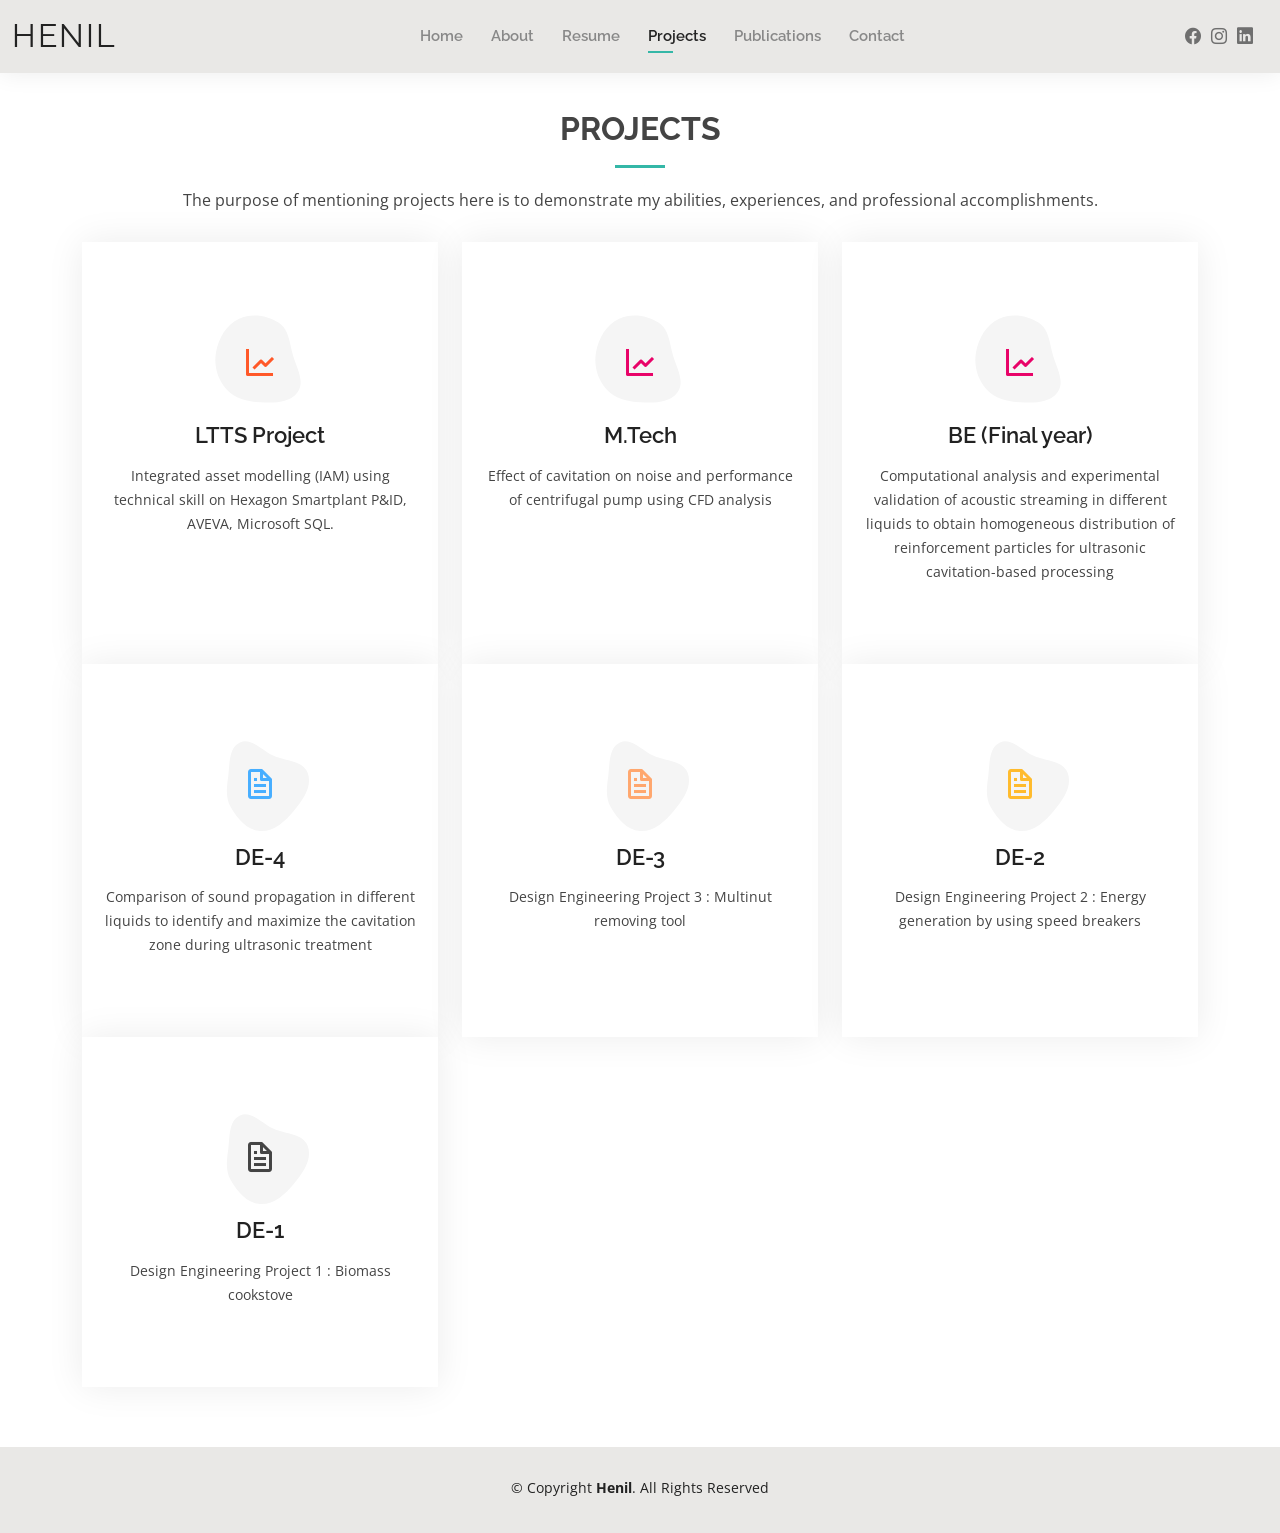
<file: services.html>
<!DOCTYPE html>
<html lang="en">

<head>
  <meta charset="utf-8">
  <meta content="width=device-width, initial-scale=1.0" name="viewport">

  <title>PROJECTS</title>
  <meta content="" name="description">
  <meta content="" name="keywords">

  <!-- Favicons -->
  <link href="assets/img/favicon.png" rel="icon">
  <link href="assets/img/apple-touch-icon.png" rel="apple-touch-icon">

  <!-- Google Fonts -->
  <link href="https://fonts.googleapis.com/css?family=Open+Sans:300,300i,400,400i,600,600i,700,700i|Raleway:300,300i,400,400i,500,500i,600,600i,700,700i|Poppins:300,300i,400,400i,500,500i,600,600i,700,700i" rel="stylesheet">

  <!-- Vendor CSS Files -->
  <link href="assets/vendor/aos/aos.css" rel="stylesheet">
  <link href="assets/vendor/bootstrap/css/bootstrap.min.css" rel="stylesheet">
  <link href="assets/vendor/bootstrap-icons/bootstrap-icons.css" rel="stylesheet">
  <link href="assets/vendor/boxicons/css/boxicons.min.css" rel="stylesheet">
  <link href="assets/vendor/glightbox/css/glightbox.min.css" rel="stylesheet">
  <link href="assets/vendor/swiper/swiper-bundle.min.css" rel="stylesheet">

  <!-- Template Main CSS File -->
  <link href="assets/css/style.css" rel="stylesheet">

  <!-- =======================================================
  * Template Name:Henil
  * Template URL: https://bootstrapmade.com/kelly-free-bootstrap-cv-resume-html-template/
  * Author: BootstrapMade.com
  * License: https://bootstrapmade.com/license/
  ======================================================== -->
</head>

<body>

  <!-- ======= Header ======= -->
  <header id="header" class="fixed-top">
    <div class="container-fluid d-flex justify-content-between align-items-center">

      <h1 class="logo me-auto me-lg-0"><a href="index.html">Henil</a></h1>
      <!-- Uncomment below if you prefer to use an image logo -->
      <!-- <a href="index.html" class="logo"><img src="assets/img/logo.png" alt="" class="img-fluid"></a>-->

      <nav id="navbar" class="navbar order-last order-lg-0">
        <ul>
          <li><a href="index.html">Home</a></li>
          <li><a href="about.html">About</a></li>
          <li><a href="resume.html">Resume</a></li>
          <li><a class="active" href="services.html">Projects</a></li>
          <li><a href="portfolio.html">Publications</a></li>
          <li><a href="contact.html">Contact</a></li>
        </ul>
        <i class="bi bi-list mobile-nav-toggle"></i>
      </nav><!-- .navbar -->

      <div class="header-social-links">
          <a href="http://www.facebook.com/henil.vala/" class="facebook"><i class="bi bi-facebook"></i></a>
        <a href="https://www.instagram.com/henil_24_/" class="instagram"><i class="bi bi-instagram"></i></a>
        <a href="http://www.linkedin.com/in/henil-24/" class="linkedin"><i class="bi bi-linkedin"></i></a>
        
      </div>

    </div>

  </header><!-- End Header -->

  <main id="main">

    <!-- ======= Services Section ======= -->
    <section id="services" class="services">
      <div class="container" data-aos="fade-up">

        <div class="section-title">
            
          <h2>PROJECTS</h2>
          <p>The purpose of mentioning projects here is to demonstrate my abilities, experiences, and professional accomplishments.</p>
          
        </div>
          <div class="row">
          <div class="col-lg-4 col-md-6 d-flex align-items-stretch mt-4 mt-lg-0" data-aos="zoom-in" data-aos-delay="300">
            <div class="icon-box iconbox-red">
              <div class="icon">
                <svg width="100" height="100" viewBox="0 0 600 600" xmlns="http://www.w3.org/2000/svg">
                  <path stroke="none" stroke-width="0" fill="#f5f5f5" d="M300,541.5067337569781C382.14930387511276,545.0595476570109,479.8736841581634,548.3450877840088,526.4010558755058,480.5488172755941C571.5218469581645,414.80211281144784,517.5187510058486,332.0715597781072,496.52539010469104,255.14436215662573C477.37192572678356,184.95920475031193,473.57363656557914,105.61284051026155,413.0603344069578,65.22779650032875C343.27470386102294,18.654635553484475,251.2091493199835,5.337323636656869,175.0934190732945,40.62881213300186C97.87086631185822,76.43348514350839,51.98124368387456,156.15599469081315,36.44837278890362,239.84606092416172C21.716077023791087,319.22268207091537,43.775223500013084,401.1760424656574,96.891909868211,461.97329694683043C147.22146801428983,519.5804099606455,223.5754009179313,538.201503339737,300,541.5067337569781"></path>
                </svg>
                <i class="bx bx-line-chart"></i>
              </div>
              <h4><a href="">LTTS Project</a></h4>
              <p>Integrated asset modelling (IAM) using  technical skill on Hexagon Smartplant P&ID, AVEVA, Microsoft SQL.</p>
            </div>
          </div>
          <div class="col-lg-4 col-md-6 d-flex align-items-stretch mt-4 mt-lg-0" data-aos="zoom-in" data-aos-delay="300">
            <div class="icon-box iconbox-pink">
              <div class="icon">
                <svg width="100" height="100" viewBox="0 0 600 600" xmlns="http://www.w3.org/2000/svg">
                  <path stroke="none" stroke-width="0" fill="#f5f5f5" d="M300,541.5067337569781C382.14930387511276,545.0595476570109,479.8736841581634,548.3450877840088,526.4010558755058,480.5488172755941C571.5218469581645,414.80211281144784,517.5187510058486,332.0715597781072,496.52539010469104,255.14436215662573C477.37192572678356,184.95920475031193,473.57363656557914,105.61284051026155,413.0603344069578,65.22779650032875C343.27470386102294,18.654635553484475,251.2091493199835,5.337323636656869,175.0934190732945,40.62881213300186C97.87086631185822,76.43348514350839,51.98124368387456,156.15599469081315,36.44837278890362,239.84606092416172C21.716077023791087,319.22268207091537,43.775223500013084,401.1760424656574,96.891909868211,461.97329694683043C147.22146801428983,519.5804099606455,223.5754009179313,538.201503339737,300,541.5067337569781"></path>
                </svg>
                <i class="bx bx-line-chart"></i>
              </div>
               
                <h4><a href="">M.Tech</a></h4>
              <p>Effect of cavitation on noise and performance of centrifugal pump using CFD analysis</p>
            </div>
          </div>
          <div class="col-lg-4 col-md-6 d-flex align-items-stretch mt-4 mt-lg-0" data-aos="zoom-in" data-aos-delay="300">
            <div class="icon-box iconbox-pink">
              <div class="icon">
                <svg width="100" height="100" viewBox="0 0 600 600" xmlns="http://www.w3.org/2000/svg">
                  <path stroke="none" stroke-width="0" fill="#f5f5f5" d="M300,541.5067337569781C382.14930387511276,545.0595476570109,479.8736841581634,548.3450877840088,526.4010558755058,480.5488172755941C571.5218469581645,414.80211281144784,517.5187510058486,332.0715597781072,496.52539010469104,255.14436215662573C477.37192572678356,184.95920475031193,473.57363656557914,105.61284051026155,413.0603344069578,65.22779650032875C343.27470386102294,18.654635553484475,251.2091493199835,5.337323636656869,175.0934190732945,40.62881213300186C97.87086631185822,76.43348514350839,51.98124368387456,156.15599469081315,36.44837278890362,239.84606092416172C21.716077023791087,319.22268207091537,43.775223500013084,401.1760424656574,96.891909868211,461.97329694683043C147.22146801428983,519.5804099606455,223.5754009179313,538.201503339737,300,541.5067337569781"></path>
                </svg>
                <i class="bx bx-line-chart"></i>
              </div>
               
              <h4><a href="">BE (Final year)</a></h4>
              <p>Computational analysis and experimental validation of acoustic streaming in different liquids to obtain homogeneous distribution of reinforcement particles for ultrasonic cavitation-based processing</p>
              
                </div>
          </div>
          
         <div class="col-lg-4 col-md-6 d-flex align-items-stretch mt-4 mt-md-0" data-aos="zoom-in" data-aos-delay="200">
            <div class="icon-box iconbox-blue ">
              <div class="icon">
                <svg width="100" height="100" viewBox="0 0 600 600" xmlns="http://www.w3.org/2000/svg">
                  <path stroke="none" stroke-width="0" fill="#f5f5f5" d="M300,582.0697525312426C382.5290701553225,586.8405444964366,449.9789794690241,525.3245884688669,502.5850820975895,461.55621195738473C556.606425686781,396.0723002908107,615.8543463187945,314.28637112970534,586.6730223649479,234.56875336149918C558.9533121215079,158.8439757836574,454.9685369536778,164.00468322053177,381.49747125262974,130.76875717737553C312.15926192815925,99.40240125094834,248.97055460311594,18.661163978235184,179.8680185752513,50.54337015887873C110.5421016452524,82.52863877960104,119.82277516462835,180.83849132639028,109.12597500060166,256.43424936330496C100.08760227029461,320.3096726198365,92.17705696193138,384.0621239912766,124.79988738764834,439.7174275375508C164.83382741302287,508.01625554203684,220.96474134820875,577.5009287672846,300,582.0697525312426"></path>
                </svg>
                <i class="bx bx-file"></i>
              </div>
              <h4><a href="">DE-4</a></h4>
              <p>Comparison of sound propagation in different liquids to identify and maximize the cavitation zone during ultrasonic treatment</p>
            </div>
          </div>

          <div class="col-lg-4 col-md-6 d-flex align-items-stretch mt-4 mt-md-0" data-aos="zoom-in" data-aos-delay="200">
            <div class="icon-box iconbox-orange ">
              <div class="icon">
                <svg width="100" height="100" viewBox="0 0 600 600" xmlns="http://www.w3.org/2000/svg">
                  <path stroke="none" stroke-width="0" fill="#f5f5f5" d="M300,582.0697525312426C382.5290701553225,586.8405444964366,449.9789794690241,525.3245884688669,502.5850820975895,461.55621195738473C556.606425686781,396.0723002908107,615.8543463187945,314.28637112970534,586.6730223649479,234.56875336149918C558.9533121215079,158.8439757836574,454.9685369536778,164.00468322053177,381.49747125262974,130.76875717737553C312.15926192815925,99.40240125094834,248.97055460311594,18.661163978235184,179.8680185752513,50.54337015887873C110.5421016452524,82.52863877960104,119.82277516462835,180.83849132639028,109.12597500060166,256.43424936330496C100.08760227029461,320.3096726198365,92.17705696193138,384.0621239912766,124.79988738764834,439.7174275375508C164.83382741302287,508.01625554203684,220.96474134820875,577.5009287672846,300,582.0697525312426"></path>
                </svg>
                <i class="bx bx-file"></i>
              </div>
              <h4><a href="">DE-3</a></h4>
              <p>Design Engineering Project 3 : Multinut removing tool </p>
            </div>
          </div>

           <div class="col-lg-4 col-md-6 d-flex align-items-stretch mt-4 mt-md-0" data-aos="zoom-in" data-aos-delay="200">
            <div class="icon-box iconbox-yellow">
              <div class="icon">
                <svg width="100" height="100" viewBox="0 0 600 600" xmlns="http://www.w3.org/2000/svg">
                  <path stroke="none" stroke-width="0" fill="#f5f5f5" d="M300,582.0697525312426C382.5290701553225,586.8405444964366,449.9789794690241,525.3245884688669,502.5850820975895,461.55621195738473C556.606425686781,396.0723002908107,615.8543463187945,314.28637112970534,586.6730223649479,234.56875336149918C558.9533121215079,158.8439757836574,454.9685369536778,164.00468322053177,381.49747125262974,130.76875717737553C312.15926192815925,99.40240125094834,248.97055460311594,18.661163978235184,179.8680185752513,50.54337015887873C110.5421016452524,82.52863877960104,119.82277516462835,180.83849132639028,109.12597500060166,256.43424936330496C100.08760227029461,320.3096726198365,92.17705696193138,384.0621239912766,124.79988738764834,439.7174275375508C164.83382741302287,508.01625554203684,220.96474134820875,577.5009287672846,300,582.0697525312426"></path>
                </svg>
                <i class="bx bx-file"></i>
              </div>
              <h4><a href="">DE-2</a></h4>
              <p> Design Engineering Project 2 : Energy generation by using speed breakers</p>
            </div>
          </div>
<div class="col-lg-4 col-md-6 d-flex align-items-stretch mt-4 mt-md-0" data-aos="zoom-in" data-aos-delay="200">
            <div class="icon-box iconbox-brown">
              <div class="icon">
                <svg width="100" height="100" viewBox="0 0 600 600" xmlns="http://www.w3.org/2000/svg">
                  <path stroke="none" stroke-width="0" fill="#f5f5f5" d="M300,582.0697525312426C382.5290701553225,586.8405444964366,449.9789794690241,525.3245884688669,502.5850820975895,461.55621195738473C556.606425686781,396.0723002908107,615.8543463187945,314.28637112970534,586.6730223649479,234.56875336149918C558.9533121215079,158.8439757836574,454.9685369536778,164.00468322053177,381.49747125262974,130.76875717737553C312.15926192815925,99.40240125094834,248.97055460311594,18.661163978235184,179.8680185752513,50.54337015887873C110.5421016452524,82.52863877960104,119.82277516462835,180.83849132639028,109.12597500060166,256.43424936330496C100.08760227029461,320.3096726198365,92.17705696193138,384.0621239912766,124.79988738764834,439.7174275375508C164.83382741302287,508.01625554203684,220.96474134820875,577.5009287672846,300,582.0697525312426"></path>
                </svg>
                <i class="bx bx-file"></i>
              </div>
              <h4><a href="">DE-1</a></h4>
              <p>Design Engineering Project 1 : Biomass cookstove</p>
            </div>
          </div>

         

        </div>

      </div>
    </section><!-- End Services Section -->

  </main><!-- End #main -->

  <!-- ======= Footer ======= -->
  <footer id="footer">
    <div class="container">
      <div class="copyright">
        &copy; Copyright <strong><span>Henil</span></strong>. All Rights Reserved
      </div>
      <div class="credits">
        <!-- All the links in the footer should remain intact. -->
        <!-- You can delete the links only if you purchased the pro version. -->
        <!-- Licensing information: https://bootstrapmade.com/license/ -->
        <!-- Purchase the pro version with working PHP/AJAX contact form: https://bootstrapmade.com/kelly-free-bootstrap-cv-resume-html-template/ -->
        <!--Designed by <a href="https://bootstrapmade.com/">BootstrapMade</a>
      </div>
    </div>
  </footer><!-- End  Footer -->

  <div id="preloader"></div>
  <a href="#" class="back-to-top d-flex align-items-center justify-content-center"><i class="bi bi-arrow-up-short"></i></a>

  <!-- Vendor JS Files -->
  <script src="assets/vendor/aos/aos.js"></script>
  <script src="assets/vendor/bootstrap/js/bootstrap.bundle.min.js"></script>
  <script src="assets/vendor/glightbox/js/glightbox.min.js"></script>
  <script src="assets/vendor/isotope-layout/isotope.pkgd.min.js"></script>
  <script src="assets/vendor/php-email-form/validate.js"></script>
  <script src="assets/vendor/purecounter/purecounter.js"></script>
  <script src="assets/vendor/swiper/swiper-bundle.min.js"></script>
  <script src="assets/vendor/waypoints/noframework.waypoints.js"></script>

  <!-- Template Main JS File -->
  <script src="assets/js/main.js"></script>

</body>

</html>
</file>
<file: assets/css/style.css>
/**
* Template Name: Kelly - v4.3.0
* Template URL: https://bootstrapmade.com/kelly-free-bootstrap-cv-resume-html-template/
* Author: BootstrapMade.com
* License: https://bootstrapmade.com/license/
*/

/*--------------------------------------------------------------
# General
--------------------------------------------------------------*/
body {
  font-family: "Open Sans", sans-serif;
  color: #444444;
}

a {
  color: #34b7a7;
  text-decoration: none;
}

a:hover {
  color: #51cdbe;
  text-decoration: none;
}

h1, h2, h3, h4, h5, h6 {
  font-family: "Raleway", sans-serif;
}

#main {
  margin-top: 50px;
}

@media (max-width: 992px) {
  #main {
    margin-top: 30px;
  }
}

/*--------------------------------------------------------------
# Preloader
--------------------------------------------------------------*/
#preloader {
  position: fixed;
  top: 0;
  left: 0;
  right: 0;
  bottom: 0;
  z-index: 9999;
  overflow: hidden;
  background: #fff;
}

#preloader:before {
  content: "";
  position: fixed;
  top: calc(50% - 30px);
  left: calc(50% - 30px);
  border: 6px solid #34b7a7;
  border-top-color: #dcf5f2;
  border-radius: 50%;
  width: 60px;
  height: 60px;
  -webkit-animation: animate-preloader 1s linear infinite;
  animation: animate-preloader 1s linear infinite;
}

@-webkit-keyframes animate-preloader {
  0% {
    transform: rotate(0deg);
  }
  100% {
    transform: rotate(360deg);
  }
}

@keyframes animate-preloader {
  0% {
    transform: rotate(0deg);
  }
  100% {
    transform: rotate(360deg);
  }
}

/*--------------------------------------------------------------
# Back to top button
--------------------------------------------------------------*/
.back-to-top {
  position: fixed;
  visibility: hidden;
  opacity: 0;
  right: 15px;
  bottom: 15px;
  z-index: 996;
  background: #34b7a7;
  width: 40px;
  height: 40px;
  border-radius: 50px;
  transition: all 0.4s;
}

.back-to-top i {
  font-size: 24px;
  color: #fff;
  line-height: 0;
}

.back-to-top:hover {
  background: #49cbbb;
  color: #fff;
}

.back-to-top.active {
  visibility: visible;
  opacity: 1;
}

/*--------------------------------------------------------------
# Header
--------------------------------------------------------------*/
#header {
  background: #e9e8e6;
  box-shadow: 0px 0px 25px 0 rgba(0, 0, 0, 0.08);
  z-index: 997;
  padding: 15px 0;
}

#header .logo {
  font-size: 32px;
  margin: 0;
  padding: 0;
  line-height: 1;
  font-weight: 400;
  letter-spacing: 2px;
  text-transform: uppercase;
}

#header .logo a {
  color: #222222;
}

#header .logo img {
  max-height: 40px;
}

@media (max-width: 992px) {
  #header .logo {
    font-size: 28px;
  }
}

/*--------------------------------------------------------------
# Header Social Links
--------------------------------------------------------------*/
.header-social-links {
  padding-right: 15px;
}

.header-social-links a {
  color: #6f6f6f;
  padding-left: 6px;
  display: inline-block;
  line-height: 0px;
  transition: 0.3s;
  font-size: 16px;
}

.header-social-links a:hover {
  color: #34b7a7;
}

/*--------------------------------------------------------------
# Navigation Menu
--------------------------------------------------------------*/
/**
* Desktop Navigation 
*/
.navbar {
  padding: 0;
}

.navbar ul {
  margin: 0;
  padding: 0;
  display: flex;
  list-style: none;
  align-items: center;
}

.navbar li {
  position: relative;
  padding: 10px 0 10px 28px;
}

.navbar a, .navbar a:focus {
  display: flex;
  align-items: center;
  justify-content: space-between;
  font-family: "Raleway", sans-serif;
  font-size: 15px;
  font-weight: 600;
  color: #888888;
  white-space: nowrap;
  transition: 0.3s;
  position: relative;
}

.navbar a i, .navbar a:focus i {
  font-size: 12px;
  line-height: 0;
  margin-left: 5px;
}

.navbar > ul > li > a:before {
  content: "";
  position: absolute;
  width: 0;
  height: 2px;
  bottom: -5px;
  left: 0;
  background-color: #34b7a7;
  visibility: hidden;
  width: 0px;
  transition: all 0.3s ease-in-out 0s;
}

.navbar a:hover:before, .navbar li:hover > a:before, .navbar .active:before {
  visibility: visible;
  width: 25px;
}

.navbar a:hover, .navbar .active, .navbar .active:focus, .navbar li:hover > a {
  color: #222222;
}

.navbar .dropdown ul {
  display: block;
  position: absolute;
  left: 14px;
  top: calc(100% + 30px);
  margin: 0;
  padding: 10px 0;
  z-index: 99;
  opacity: 0;
  visibility: hidden;
  background: #fff;
  box-shadow: 0px 0px 30px rgba(127, 137, 161, 0.25);
  transition: 0.3s;
  border-radius: 4px;
}

.navbar .dropdown ul li {
  min-width: 200px;
  padding: 0;
}

.navbar .dropdown ul a {
  padding: 10px 20px;
  font-size: 15px;
  text-transform: none;
  font-weight: 600;
}

.navbar .dropdown ul a i {
  font-size: 12px;
}

.navbar .dropdown ul a:hover, .navbar .dropdown ul .active:hover, .navbar .dropdown ul li:hover > a {
  color: #34b7a7;
}

.navbar .dropdown:hover > ul {
  opacity: 1;
  top: 100%;
  visibility: visible;
}

.navbar .dropdown .dropdown ul {
  top: 0;
  left: calc(100% - 30px);
  visibility: hidden;
}

.navbar .dropdown .dropdown:hover > ul {
  opacity: 1;
  top: 0;
  left: 100%;
  visibility: visible;
}

@media (max-width: 1366px) {
  .navbar .dropdown .dropdown ul {
    left: -90%;
  }
  .navbar .dropdown .dropdown:hover > ul {
    left: -100%;
  }
}

/**
* Mobile Navigation 
*/
.mobile-nav-toggle {
  color: #222222;
  font-size: 28px;
  cursor: pointer;
  display: none;
  line-height: 0;
  transition: 0.5s;
}

.mobile-nav-toggle.bi-x {
  color: #fff;
}

@media (max-width: 991px) {
  .mobile-nav-toggle {
    display: block;
  }
  .navbar ul {
    display: none;
  }
}

.navbar-mobile {
  position: fixed;
  overflow: hidden;
  top: 0;
  right: 0;
  left: 0;
  bottom: 0;
  background: rgba(9, 9, 9, 0.9);
  transition: 0.3s;
  z-index: 999;
}

.navbar-mobile .mobile-nav-toggle {
  position: absolute;
  top: 15px;
  right: 15px;
}

.navbar-mobile ul {
  display: block;
  position: absolute;
  top: 55px;
  right: 15px;
  bottom: 15px;
  left: 15px;
  padding: 10px 0;
  border-radius: 10px;
  background-color: #fff;
  overflow-y: auto;
  transition: 0.3s;
}

.navbar-mobile a {
  font-size: 15px;
  padding-right: 15px;
  color: #222222;
}

.navbar-mobile a:hover, .navbar-mobile .active, .navbar-mobile li:hover > a {
  color: #34b7a7;
}

.navbar-mobile .getstarted {
  margin: 15px;
}

.navbar-mobile .dropdown ul {
  position: static;
  display: none;
  margin: 10px 20px;
  padding: 10px 0;
  z-index: 99;
  opacity: 1;
  visibility: visible;
  background: #fff;
  box-shadow: 0px 0px 30px rgba(127, 137, 161, 0.25);
}

.navbar-mobile .dropdown ul li {
  min-width: 200px;
}

.navbar-mobile .dropdown ul a {
  padding: 10px 20px;
}

.navbar-mobile .dropdown ul a i {
  font-size: 12px;
}

.navbar-mobile .dropdown ul a:hover, .navbar-mobile .dropdown ul .active:hover, .navbar-mobile .dropdown ul li:hover > a {
  color: #34b7a7;
}

.navbar-mobile .dropdown > .dropdown-active {
  display: block;
}

/*--------------------------------------------------------------
# Hero Section
--------------------------------------------------------------*/
#hero {
  width: 100%;
  height: 100vh;
  background: url("../img/hero-bg.jpg") top right;
  background-size: cover;
}

#hero .container {
  padding-top: 70px;
  position: relative;
}

@media (max-width: 992px) {
  #hero .container {
    padding-top: 58px;
  }
}

#hero h1 {
  margin: 0;
  font-size: 48px;
  font-weight: 700;
  line-height: 56px;
  color: #222222;
}

#hero h2 {
  color: #6f6f6f;
  margin: 10px 0 0 0;
  font-size: 22px;
}

#hero .btn-about {
  font-family: "Raleway", sans-serif;
  text-transform: uppercase;
  font-weight: 600;
  font-size: 12px;
  letter-spacing: 1px;
  display: inline-block;
  padding: 12px 40px;
  border-radius: 50px;
  transition: 0.5s;
  margin-top: 30px;
  color: #fff;
  background: #34b7a7;
}

#hero .btn-about:hover {
  background: #3dc8b7;
}

@media (min-width: 1024px) {
  #hero {
    background-attachment: fixed;
  }
}

@media (max-width: 992px) {
  #hero:before {
    content: "";
    background: rgba(255, 255, 255, 0.8);
    position: absolute;
    bottom: 0;
    top: 0;
    left: 0;
    right: 0;
  }
  #hero h1 {
    font-size: 28px;
    line-height: 36px;
  }
  #hero h2 {
    font-size: 18px;
    line-height: 24px;
  }
}

/*--------------------------------------------------------------
# Sections General
--------------------------------------------------------------*/
section {
  padding: 60px 0;
}

.section-bg {
  background-color: #e7f8f6;
}

.section-title {
  text-align: center;
  padding-bottom: 30px;
}

.section-title h2 {
  font-size: 32px;
  font-weight: bold;
  text-transform: uppercase;
  margin-bottom: 20px;
  padding-bottom: 20px;
  position: relative;
}

.section-title h2::after {
  content: '';
  position: absolute;
  display: block;
  width: 50px;
  height: 3px;
  background: #34b7a7;
  bottom: 0;
  left: calc(50% - 25px);
}

.section-title p {
  margin-bottom: 0;
}

/*--------------------------------------------------------------
# Cta
--------------------------------------------------------------*/
.cta {
  background: linear-gradient(rgba(0, 0, 0, 0.6), rgba(0, 0, 0, 0.6)), url("../img/bg-1.jpg") fixed center center;
  background-size: cover;
  padding: 80px 0;
}

.cta h3 {
  color: #fff;
  font-size: 28px;
  font-weight: 700;
}

.cta p {
  color: #fff;
}

.cta .cta-btn {
  font-family: "Raleway", sans-serif;
  text-transform: uppercase;
  font-weight: 500;
  font-size: 16px;
  letter-spacing: 1px;
  display: inline-block;
  padding: 8px 20px;
  border-radius: 2px;
  transition: 0.5s;
  margin: 10px;
  border: 2px solid #fff;
  color: #fff;
}

.cta .cta-btn:hover {
  background: #34b7a7;
  border: 2px solid #34b7a7;
}

@media (max-width: 1024px) {
  .cta {
    background-attachment: scroll;
  }
}

@media (min-width: 769px) {
  .cta .cta-btn-container {
    display: flex;
    align-items: center;
    justify-content: flex-end;
  }
}

/*--------------------------------------------------------------
# About
--------------------------------------------------------------*/
.about .content h3 {
  font-weight: 700;
  font-size: 26px;
  color: #555555;
}

.about .content ul {
  list-style: none;
  padding: 0;
}

.about .content ul li {
  padding-bottom: 10px;
}

.about .content ul i {
  font-size: 20px;
  padding-right: 2px;
  color: #34b7a7;
}

.about .content p:last-child {
  margin-bottom: 0;
}

/*--------------------------------------------------------------
# Skills
--------------------------------------------------------------*/
.skills .progress {
  height: 60px;
  display: block;
  background: none;
  border-radius: 0;
}

.skills .progress .skill {
  padding: 10px 0;
  margin: 0 0 6px 0;
  text-transform: uppercase;
  display: block;
  font-weight: 600;
  font-family: "Poppins", sans-serif;
  color: #222222;
}

.skills .progress .skill .val {
  float: right;
  font-style: normal;
}

.skills .progress-bar-wrap {
  background: #f3f3f3;
}

.skills .progress-bar {
  width: 1px;
  height: 10px;
  transition: .9s;
  background-color: #34b7a7;
}

/*--------------------------------------------------------------
# Facts
--------------------------------------------------------------*/
.facts .counters span {
  font-size: 48px;
  display: block;
  color: #34b7a7;
}

.facts .counters p {
  padding: 0;
  margin: 0 0 20px 0;
  font-family: "Raleway", sans-serif;
  font-size: 14px;
}

/*--------------------------------------------------------------
# Testimonials
--------------------------------------------------------------*/
.testimonials .section-header {
  margin-bottom: 40px;
}

.testimonials .testimonial-item {
  text-align: center;
}

.testimonials .testimonial-item .testimonial-img {
  width: 120px;
  border-radius: 50%;
  border: 4px solid #fff;
  margin: 0 auto;
}

.testimonials .testimonial-item h3 {
  font-size: 20px;
  font-weight: bold;
  margin: 10px 0 5px 0;
  color: #111;
}

.testimonials .testimonial-item h4 {
  font-size: 14px;
  color: #999;
  margin: 0 0 15px 0;
}

.testimonials .testimonial-item .quote-icon-left, .testimonials .testimonial-item .quote-icon-right {
  color: #c8efea;
  font-size: 26px;
}

.testimonials .testimonial-item .quote-icon-left {
  display: inline-block;
  left: -5px;
  position: relative;
}

.testimonials .testimonial-item .quote-icon-right {
  display: inline-block;
  right: -5px;
  position: relative;
  top: 10px;
}

.testimonials .testimonial-item p {
  font-style: italic;
  margin: 0 auto 15px auto;
}

@media (min-width: 992px) {
  .testimonials .testimonial-item p {
    width: 80%;
  }
}

.testimonials .swiper-pagination {
  margin-top: 20px;
  position: relative;
}

.testimonials .swiper-pagination .swiper-pagination-bullet {
  width: 12px;
  height: 12px;
  background-color: #fff;
  opacity: 1;
  border: 1px solid #34b7a7;
}

.testimonials .swiper-pagination .swiper-pagination-bullet-active {
  background-color: #34b7a7;
}

/*--------------------------------------------------------------
# Resume
--------------------------------------------------------------*/
.resume .resume-title {
  font-size: 26px;
  font-weight: 400;
  margin-top: 20px;
  margin-bottom: 20px;
  color: #222222;
}

.resume .resume-item {
  padding: 0 0 20px 20px;
  margin-top: -2px;
  border-left: 2px solid #34b7a7;
  position: relative;
}

.resume .resume-item h4 {
  line-height: 18px;
  font-size: 18px;
  font-weight: 600;
  font-family: "Poppins", sans-serif;
  color: #1d685f;
  margin-bottom: 10px;
}

.resume .resume-item h5 {
  font-size: 16px;
  background: #effbf9;
  padding: 5px 15px;
  display: inline-block;
  font-weight: 600;
  margin-bottom: 10px;
  color: #34b7a7;
}

.resume .resume-item ul {
  padding-left: 20px;
}

.resume .resume-item ul li {
  padding-bottom: 10px;
}

.resume .resume-item:last-child {
  padding-bottom: 0;
}

.resume .resume-item::before {
  content: "";
  position: absolute;
  width: 16px;
  height: 16px;
  border-radius: 50px;
  left: -9px;
  top: 0;
  background: #fff;
  border: 2px solid #34b7a7;
}

/*--------------------------------------------------------------
# Services
--------------------------------------------------------------*/
.services .icon-box {
  text-align: center;
  padding: 70px 20px 80px 20px;
  transition: all ease-in-out 0.3s;
  background: #fff;
  box-shadow: 0px 0 35px 0 rgba(0, 0, 0, 0.08);
}

.services .icon-box .icon {
  margin: 0 auto;
  width: 100px;
  height: 100px;
  display: flex;
  align-items: center;
  justify-content: center;
  transition: ease-in-out 0.3s;
  position: relative;
}

.services .icon-box .icon i {
  font-size: 36px;
  transition: 0.5s;
  position: relative;
}

.services .icon-box .icon svg {
  position: absolute;
  top: 0;
  left: 0;
}

.services .icon-box .icon svg path {
  transition: 0.5s;
  fill: #f5f5f5;
}

.services .icon-box h4 {
  font-weight: 600;
  margin: 10px 0 15px 0;
  font-size: 22px;
}

.services .icon-box h4 a {
  color: #222222;
  transition: ease-in-out 0.3s;
}

.services .icon-box p {
  line-height: 24px;
  font-size: 14px;
  margin-bottom: 0;
}

.services .iconbox-blue i {
  color: #47aeff;
}

.services .iconbox-blue:hover .icon i {
  color: #fff;
}

.services .iconbox-blue:hover .icon path {
  fill: #47aeff;
}

.services .iconbox-orange i {
  color: #ffa76e;
}

.services .iconbox-orange:hover .icon i {
  color: #fff;
}

.services .iconbox-orange:hover .icon path {
  fill: #ffa76e;
}

.services .iconbox-pink i {
  color: #e80368;
}

.services .iconbox-pink:hover .icon i {
  color: #fff;
}

.services .iconbox-pink:hover .icon path {
  fill: #e80368;
}

.services .iconbox-yellow i {
  color: #ffbb2c;
}

.services .iconbox-yellow:hover .icon i {
  color: #fff;
}

.services .iconbox-yellow:hover .icon path {
  fill: #ffbb2c;
}

.services .iconbox-red i {
  color: #ff5828;
}

.services .iconbox-red:hover .icon i {
  color: #fff;
}

.services .iconbox-red:hover .icon path {
  fill: #ff5828;
}

.services .iconbox-teal i {
  color: #11dbcf;
}

.services .iconbox-teal:hover .icon i {
  color: #fff;
}

.services .iconbox-teal:hover .icon path {
  fill: #11dbcf;
}

/*--------------------------------------------------------------
# Portfolio
--------------------------------------------------------------*/
.portfolio .portfolio-item {
  margin-bottom: 30px;
}

.portfolio #portfolio-flters {
  padding: 0;
  margin: 0 auto 20px auto;
  list-style: none;
  text-align: center;
}

.portfolio #portfolio-flters li {
  cursor: pointer;
  display: inline-block;
  padding: 8px 16px 10px 16px;
  font-size: 13px;
  font-weight: 500;
  line-height: 1;
  text-transform: uppercase;
  color: #444444;
  margin-bottom: 5px;
  transition: all 0.3s ease-in-out;
  border-radius: 50px;
}

.portfolio #portfolio-flters li:hover, .portfolio #portfolio-flters li.filter-active {
  color: #fff;
  background: #34b7a7;
}

.portfolio #portfolio-flters li:last-child {
  margin-right: 0;
}

.portfolio .portfolio-wrap {
  transition: 0.3s;
  position: relative;
  overflow: hidden;
  z-index: 1;
  background: rgba(34, 34, 34, 0.6);
}

.portfolio .portfolio-wrap::before {
  content: "";
  background: rgba(34, 34, 34, 0.6);
  position: absolute;
  left: 0;
  right: 0;
  top: 0;
  bottom: 0;
  transition: all ease-in-out 0.3s;
  z-index: 2;
  opacity: 0;
}

.portfolio .portfolio-wrap img {
  transition: all ease-in-out 0.3s;
}

.portfolio .portfolio-wrap .portfolio-info {
  opacity: 0;
  position: absolute;
  top: 0;
  left: 0;
  right: 0;
  bottom: 0;
  z-index: 3;
  transition: all ease-in-out 0.3s;
  display: flex;
  flex-direction: column;
  justify-content: flex-end;
  align-items: flex-start;
  padding: 20px;
}

.portfolio .portfolio-wrap .portfolio-info h4 {
  font-size: 20px;
  color: #fff;
  font-weight: 600;
}

.portfolio .portfolio-wrap .portfolio-info p {
  color: rgba(255, 255, 255, 0.7);
  font-size: 14px;
  text-transform: uppercase;
  padding: 0;
  margin: 0;
  font-style: italic;
}

.portfolio .portfolio-wrap .portfolio-links {
  text-align: center;
  z-index: 4;
}

.portfolio .portfolio-wrap .portfolio-links a {
  color: #fff;
  margin: 0 5px 0 0;
  font-size: 28px;
  display: inline-block;
  transition: 0.3s;
}

.portfolio .portfolio-wrap .portfolio-links a:hover {
  color: #78d9cd;
}

.portfolio .portfolio-wrap:hover::before {
  opacity: 1;
}

.portfolio .portfolio-wrap:hover img {
  transform: scale(1.2);
}

.portfolio .portfolio-wrap:hover .portfolio-info {
  opacity: 1;
}

  .center
{
  margin: auto;
  width: 50%;
  border: 3px solid green;
  padding: 10px;
}


/*--------------------------------------------------------------
# Portfolio Details
--------------------------------------------------------------*/
.portfolio-details {
  padding-top: 0;
}

.portfolio-details .portfolio-details-slider img {
  width: 100%;
}

.portfolio-details .portfolio-details-slider .swiper-pagination {
  margin-top: 20px;
  position: relative;
}

.portfolio-details .portfolio-details-slider .swiper-pagination .swiper-pagination-bullet {
  width: 12px;
  height: 12px;
  background-color: #fff;
  opacity: 1;
  border: 1px solid #34b7a7;
}

.portfolio-details .portfolio-details-slider .swiper-pagination .swiper-pagination-bullet-active {
  background-color: #34b7a7;
}

.portfolio-details .portfolio-info {
  padding: 30px;
  box-shadow: 0px 0 30px rgba(34, 34, 34, 0.08);
}

.portfolio-details .portfolio-info h3 {
  font-size: 22px;
  font-weight: 700;
  margin-bottom: 20px;
  padding-bottom: 20px;
  border-bottom: 1px solid #eee;
}

.portfolio-details .portfolio-info ul {
  list-style: none;
  padding: 0;
  font-size: 15px;
}

.portfolio-details .portfolio-info ul li + li {
  margin-top: 10px;
}

.portfolio-details .portfolio-description {
  padding-top: 30px;
}

.portfolio-details .portfolio-description h2 {
  font-size: 26px;
  font-weight: 700;
  margin-bottom: 20px;
}

.portfolio-details .portfolio-description p {
  padding: 0;
}

/*--------------------------------------------------------------
# Contact
--------------------------------------------------------------*/
.contact .info {
  width: 100%;
  background: #fff;
}

.contact .info i {
  font-size: 20px;
  color: #34b7a7;
  float: left;
  width: 44px;
  height: 44px;
  background: #effbf9;
  display: flex;
  justify-content: center;
  align-items: center;
  border-radius: 50px;
  transition: all 0.3s ease-in-out;
}

.contact .info h4 {
  padding: 0 0 0 60px;
  font-size: 22px;
  font-weight: 600;
  margin-bottom: 5px;
  color: #222222;
}

.contact .info p {
  padding: 0 0 0 60px;
  margin-bottom: 0;
  font-size: 14px;
  color: #555555;
}

.contact .info .email, .contact .info .phone {
  margin-top: 40px;
}

.contact .info .email:hover i, .contact .info .address:hover i, .contact .info .phone:hover i {
  background: #34b7a7;
  color: #fff;
}

.contact .php-email-form {
  width: 100%;
  background: #fff;
}

.contact .php-email-form .form-group {
  padding-bottom: 8px;
}

.contact .php-email-form .error-message {
  display: none;
  color: #fff;
  background: #ed3c0d;
  text-align: center;
  padding: 15px;
  font-weight: 600;
}

.contact .php-email-form .sent-message {
  display: none;
  color: #fff;
  background: #18d26e;
  text-align: center;
  padding: 15px;
  font-weight: 600;
}

.contact .php-email-form .loading {
  display: none;
  background: #fff;
  text-align: center;
  padding: 15px;
}

.contact .php-email-form .loading:before {
  content: "";
  display: inline-block;
  border-radius: 50%;
  width: 24px;
  height: 24px;
  margin: 0 10px -6px 0;
  border: 3px solid #18d26e;
  border-top-color: #eee;
  -webkit-animation: animate-loading 1s linear infinite;
  animation: animate-loading 1s linear infinite;
}

.contact .php-email-form input, .contact .php-email-form textarea {
  border-radius: 4px;
  box-shadow: none;
  font-size: 14px;
}

.contact .php-email-form input:focus, .contact .php-email-form textarea:focus {
  border-color: #34b7a7;
}

.contact .php-email-form input {
  height: 44px;
}

.contact .php-email-form textarea {
  padding: 10px 12px;
}

.contact .php-email-form button[type="submit"] {
  background: #34b7a7;
  border: 0;
  padding: 10px 30px 12px 30px;
  color: #fff;
  transition: 0.4s;
  border-radius: 50px;
}

.contact .php-email-form button[type="submit"]:hover {
  background: #3dc8b7;
}

@-webkit-keyframes animate-loading {
  0% {
    transform: rotate(0deg);
  }
  100% {
    transform: rotate(360deg);
  }
}

@keyframes animate-loading {
  0% {
    transform: rotate(0deg);
  }
  100% {
    transform: rotate(360deg);
  }
}

/*--------------------------------------------------------------
# Footer
--------------------------------------------------------------*/
#footer {
  background: #e9e8e6;
  padding: 30px 0;
  color: #222222;
  font-size: 14px;
  text-align: center;
}

#footer .credits {
  padding-top: 5px;
  font-size: 13px;
}

#footer .credits a {
  color: #34b7a7;
}
</file>
